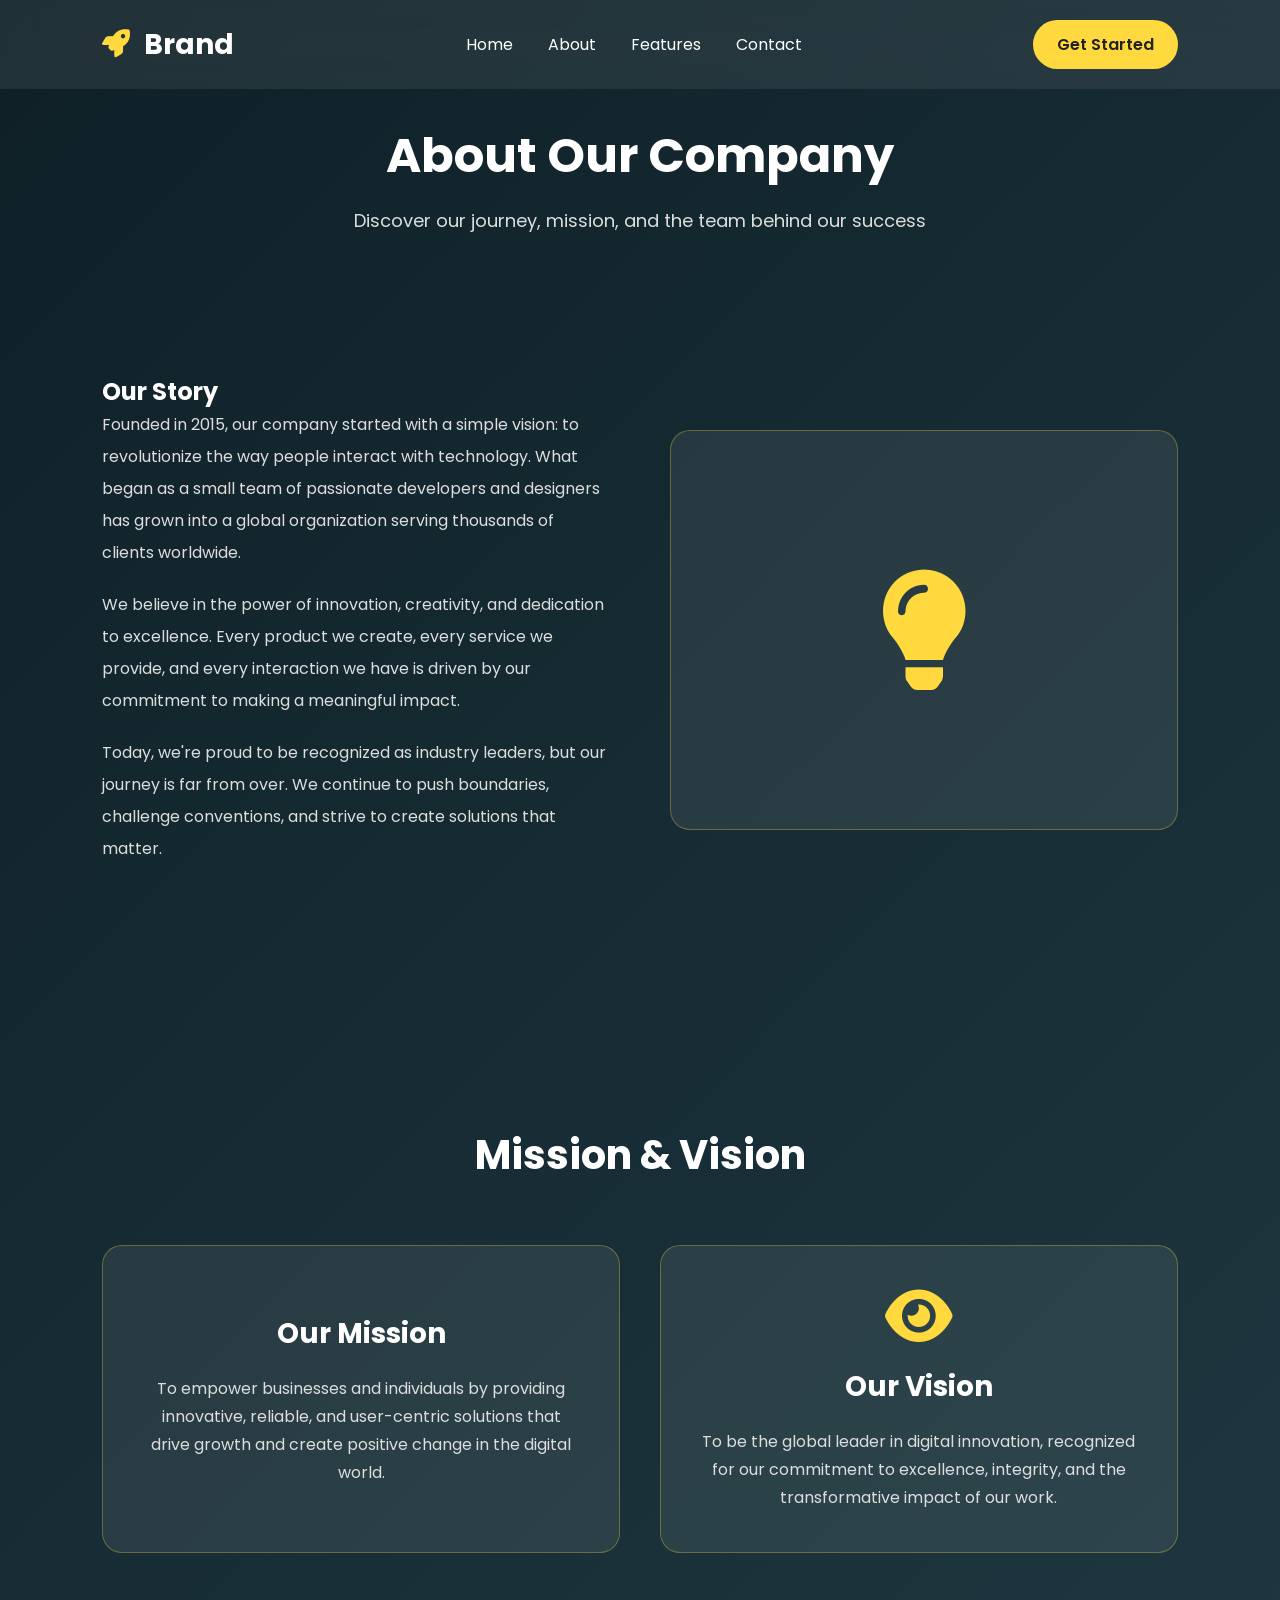
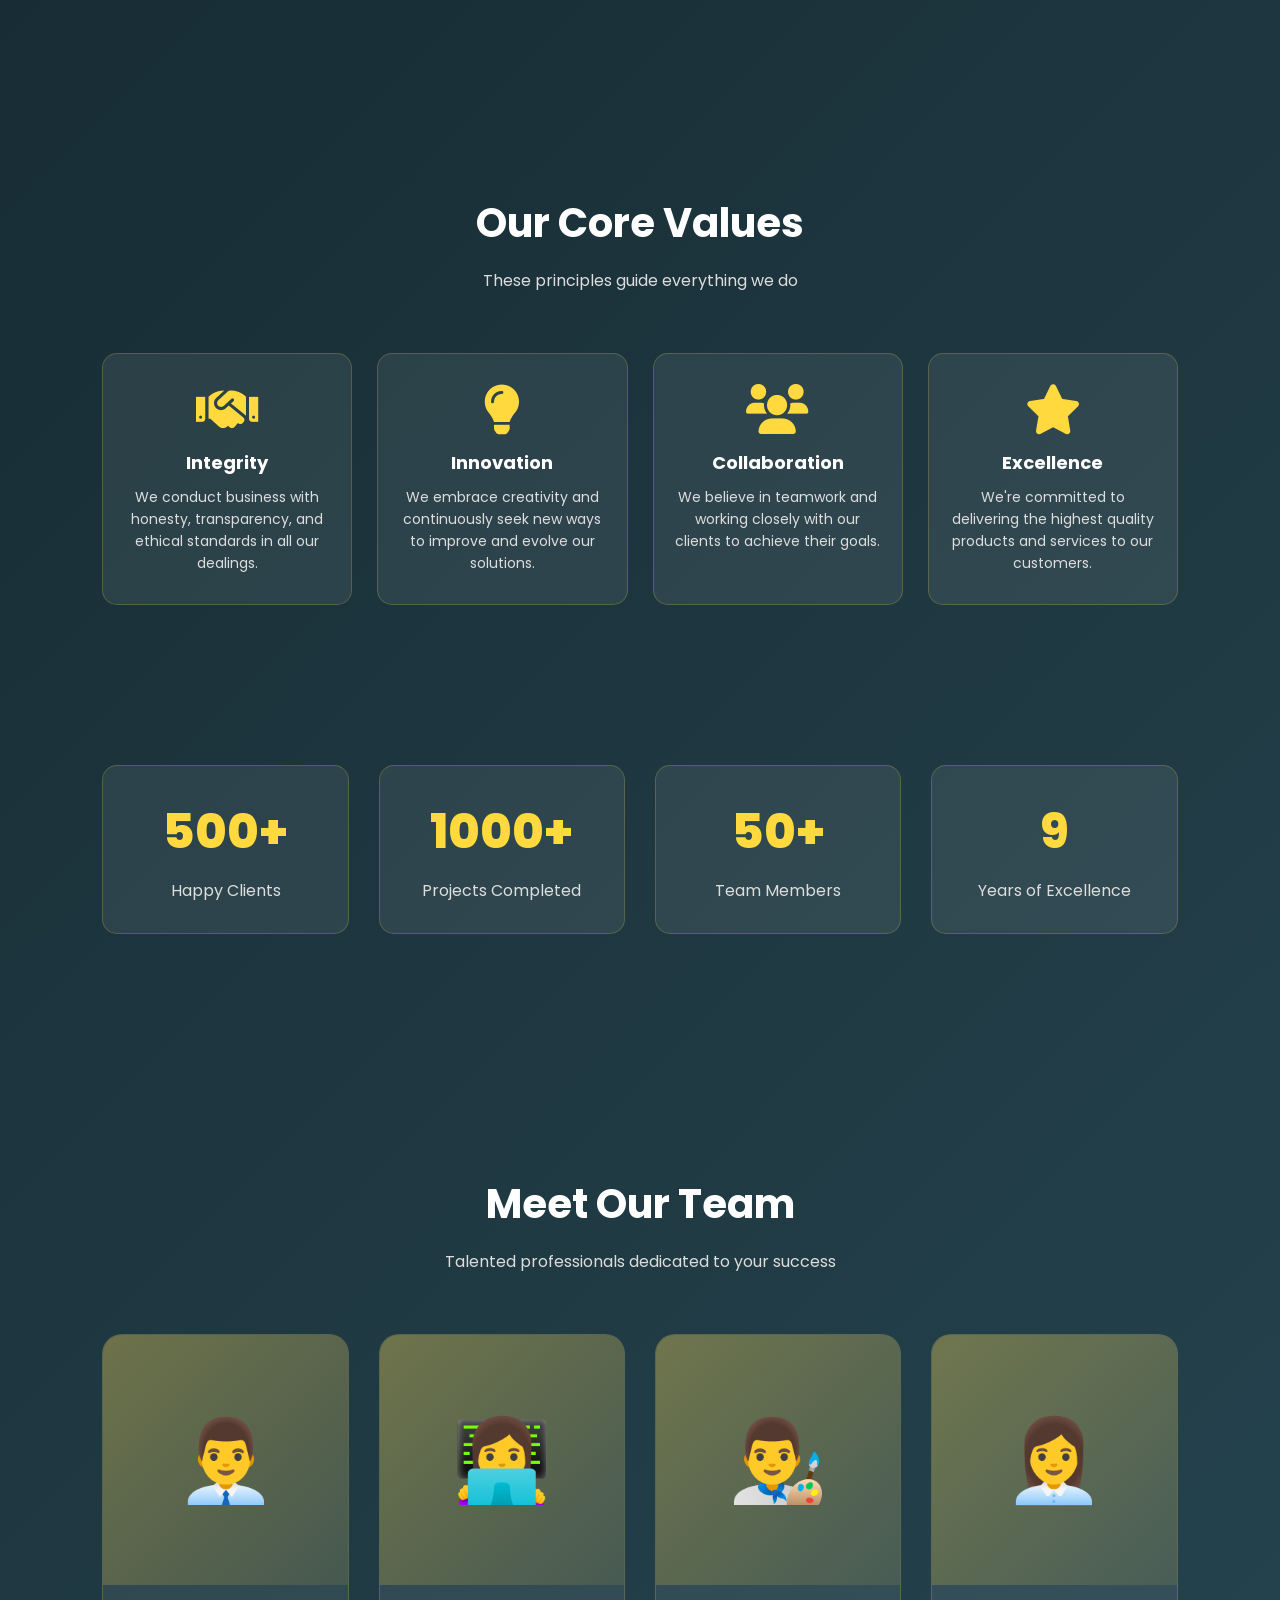
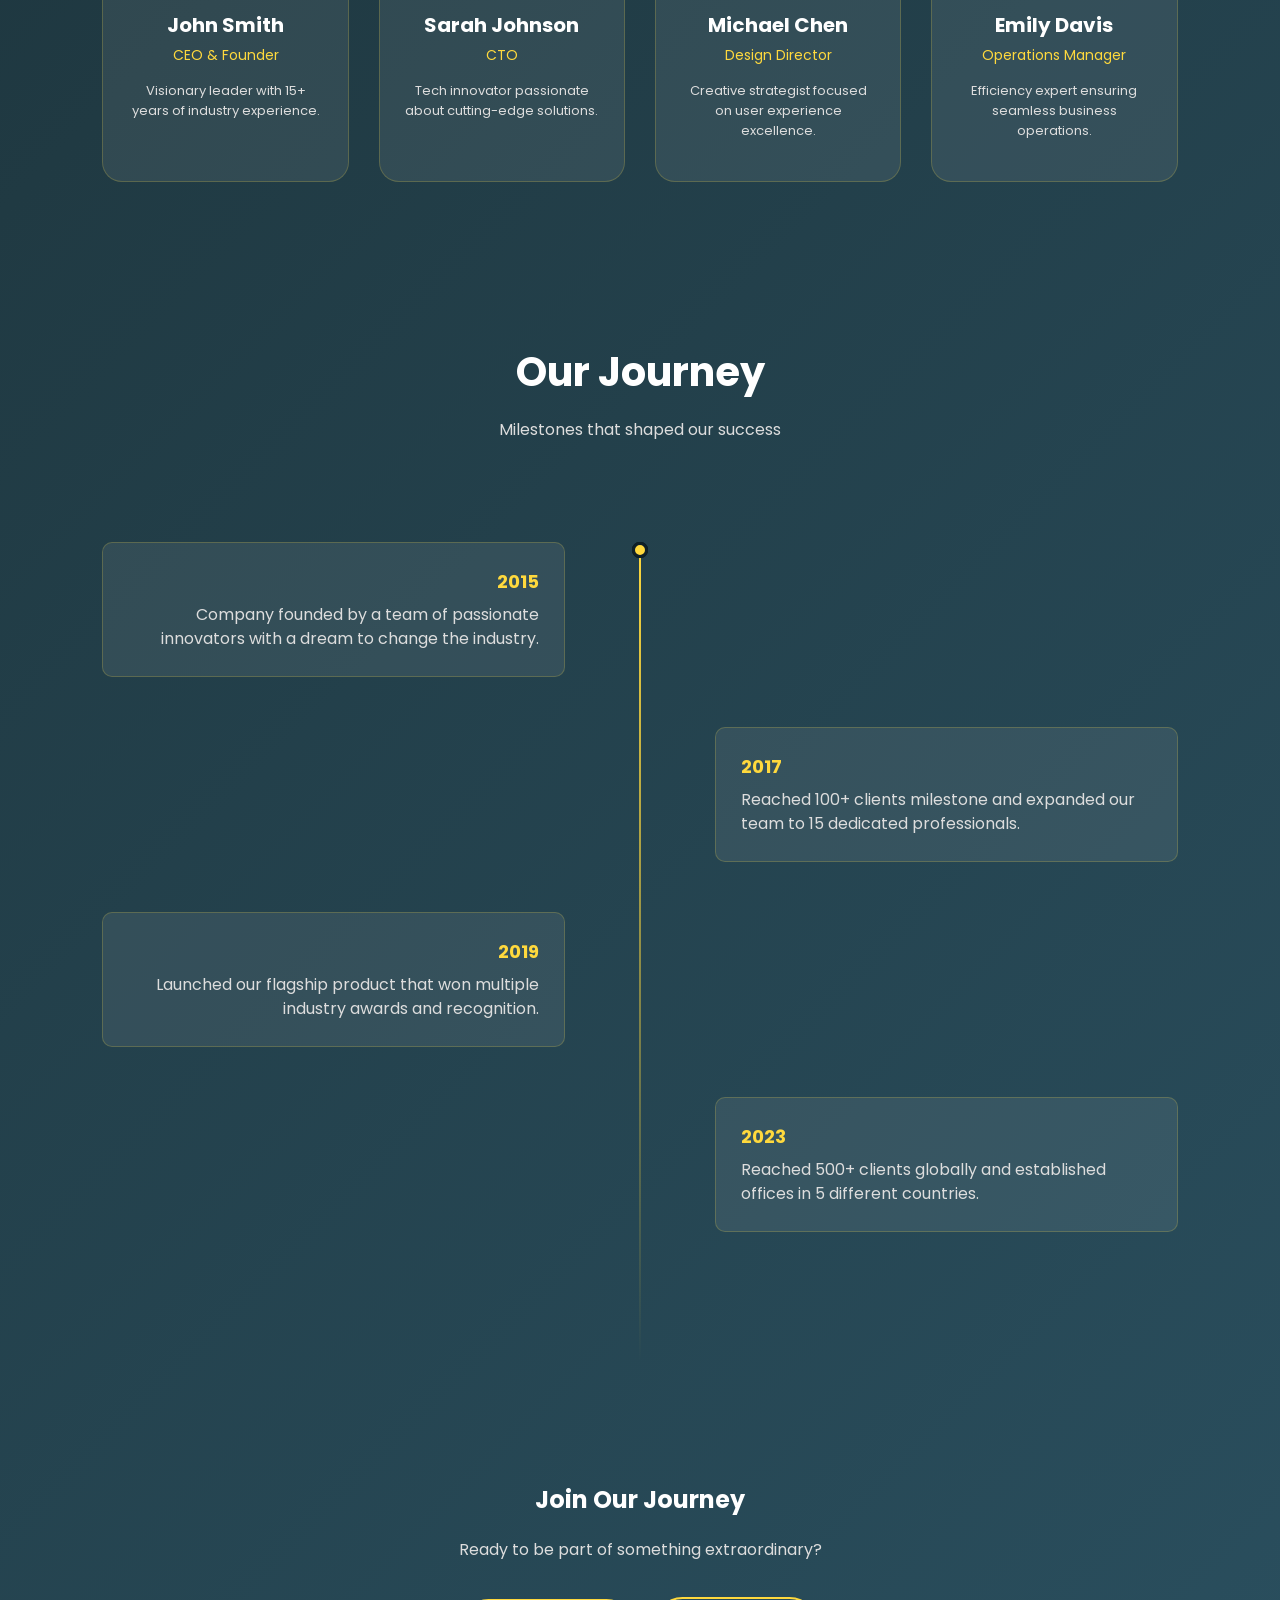
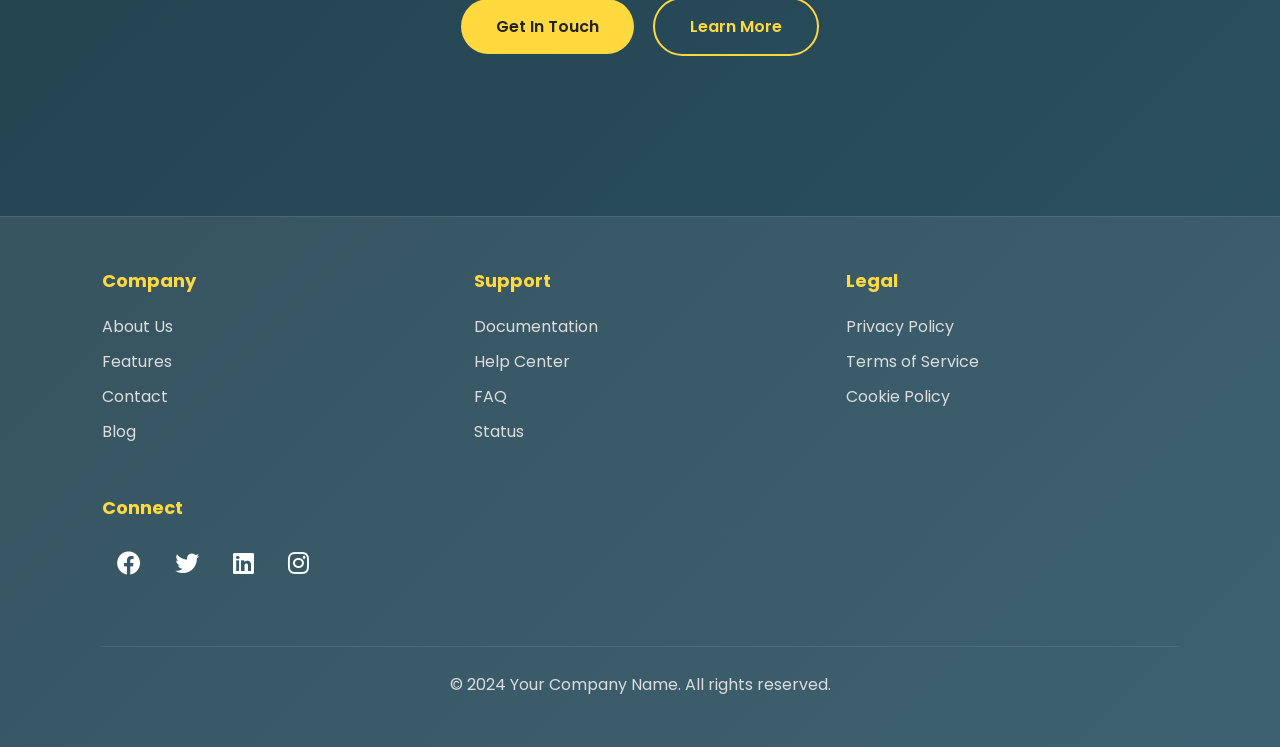
<file: Pages/about.html>
<!DOCTYPE html>
<html lang="en">
<head>
    <meta charset="UTF-8">
    <meta name="viewport" content="width=device-width, initial-scale=1.0">
    <title>About Us - Our Story & Mission</title>
    <link rel="stylesheet" href="pages.css">
    <link rel="stylesheet" href="https://cdnjs.cloudflare.com/ajax/libs/font-awesome/6.0.0/css/all.min.css">
    <style>
        /* About Page Specific Styles */
        
        .about-hero{
            display:grid;
            grid-template-columns:1fr 1fr;
            gap:60px;
            align-items:center;
            margin-bottom:80px;
        }
        
        .about-hero-content h1{
            font-size:44px;
            margin-bottom:20px;
            line-height:55px;
        }
        
        .about-hero-content p{
            font-size:16px;
            color:#ddd;
            line-height:32px;
            margin-bottom:20px;
        }
        
        .about-hero-image{
            width:100%;
            height:400px;
            background:rgba(255,255,255,.08);
            border-radius:20px;
            display:flex;
            align-items:center;
            justify-content:center;
            border:1px solid rgba(255,217,61,.3);
        }
        
        .about-hero-image i{
            font-size:120px;
            color:#FFD93D;
        }
        
        /* Mission & Vision */
        
        .mission-vision{
            display:grid;
            grid-template-columns:1fr 1fr;
            gap:40px;
            margin-bottom:80px;
        }
        
        .mission-card,
        .vision-card{
            background:rgba(255,255,255,.08);
            border:1px solid rgba(255,217,61,.3);
            border-radius:20px;
            padding:40px;
            text-align:center;
        }
        
        .mission-card i,
        .vision-card i{
            font-size:60px;
            color:#FFD93D;
            margin-bottom:20px;
        }
        
        .mission-card h3,
        .vision-card h3{
            font-size:28px;
            margin-bottom:20px;
        }
        
        .mission-card p,
        .vision-card p{
            color:#ddd;
            line-height:28px;
        }
        
        /* Values Section */
        
        .values-container{
            display:grid;
            grid-template-columns:repeat(4,1fr);
            gap:25px;
        }
        
        .value-card{
            background:rgba(255,255,255,.08);
            border-radius:15px;
            padding:30px 20px;
            text-align:center;
            border:1px solid rgba(255,217,61,.2);
            transition:.3s;
        }
        
        .value-card:hover{
            transform:translateY(-8px);
            border-color:#FFD93D;
            box-shadow:0 15px 30px rgba(255,217,61,.2);
        }
        
        .value-card i{
            font-size:50px;
            color:#FFD93D;
            margin-bottom:15px;
        }
        
        .value-card h4{
            font-size:18px;
            margin-bottom:10px;
        }
        
        .value-card p{
            font-size:14px;
            color:#ddd;
            line-height:22px;
        }
        
        /* Team Section */
        
        .team-container{
            display:grid;
            grid-template-columns:repeat(4,1fr);
            gap:30px;
        }
        
        .team-member{
            background:rgba(255,255,255,.08);
            border-radius:20px;
            overflow:hidden;
            transition:.4s;
            border:1px solid rgba(255,217,61,.2);
        }
        
        .team-member:hover{
            transform:translateY(-10px);
            box-shadow:0 20px 35px rgba(0,0,0,.3);
        }
        
        .member-image{
            width:100%;
            height:250px;
            background:linear-gradient(135deg,rgba(255,217,61,.3),rgba(255,217,61,.1));
            display:flex;
            align-items:center;
            justify-content:center;
            font-size:80px;
        }
        
        .member-info{
            padding:25px;
            text-align:center;
        }
        
        .member-info h4{
            font-size:20px;
            margin-bottom:5px;
        }
        
        .member-info p{
            color:#FFD93D;
            font-size:14px;
            margin-bottom:15px;
        }
        
        .member-info .member-description{
            color:#ddd;
            font-size:13px;
            line-height:20px;
        }
        
        /* Stats Section */
        
        .stats{
            display:grid;
            grid-template-columns:repeat(4,1fr);
            gap:30px;
            margin-bottom:80px;
        }
        
        .stat-box{
            background:rgba(255,255,255,.08);
            border-radius:15px;
            padding:30px;
            text-align:center;
            border:1px solid rgba(255,217,61,.2);
        }
        
        .stat-number{
            font-size:48px;
            font-weight:800;
            color:#FFD93D;
            margin-bottom:10px;
        }
        
        .stat-label{
            font-size:16px;
            color:#ddd;
        }
        
        /* Timeline */
        
        .timeline{
            position:relative;
            padding:40px 0;
        }
        
        .timeline::before{
            content:'';
            position:absolute;
            left:50%;
            transform:translateX(-50%);
            width:2px;
            height:100%;
            background:linear-gradient(to bottom,#FFD93D,transparent);
        }
        
        .timeline-items{
            position:relative;
        }
        
        .timeline-item{
            margin-bottom:50px;
            width:calc(50% - 25px);
        }
        
        .timeline-item:nth-child(odd){
            margin-left:0;
            text-align:right;
            padding-right:50px;
        }
        
        .timeline-item:nth-child(even){
            margin-left:calc(50% + 25px);
            text-align:left;
            padding-left:50px;
        }
        
        .timeline-content{
            background:rgba(255,255,255,.08);
            padding:25px;
            border-radius:10px;
            border:1px solid rgba(255,217,61,.2);
        }
        
        .timeline-year{
            color:#FFD93D;
            font-weight:700;
            font-size:18px;
            margin-bottom:8px;
        }
        
        .timeline-content p{
            color:#ddd;
            line-height:24px;
        }
        
        .timeline-dot{
            position:absolute;
            left:50%;
            transform:translateX(-50%);
            width:16px;
            height:16px;
            background:#FFD93D;
            border:3px solid #0f2027;
            border-radius:50%;
            top:0;
        }
        
        /* Responsive */
        
        @media(max-width:992px){
        
            .about-hero{
                grid-template-columns:1fr;
                gap:40px;
            }
            
            .mission-vision{
                grid-template-columns:1fr;
            }
            
            .values-container{
                grid-template-columns:repeat(2,1fr);
            }
            
            .team-container{
                grid-template-columns:repeat(2,1fr);
            }
            
            .stats{
                grid-template-columns:repeat(2,1fr);
            }
            
            .timeline::before{
                left:20px;
            }
            
            .timeline-item{
                width:calc(100% - 60px);
                margin-left:0 !important;
                padding-left:60px !important;
                padding-right:0 !important;
                text-align:left !important;
            }
            
            .timeline-dot{
                left:0;
            }
        
        }
        
        @media(max-width:600px){
        
            .values-container,
            .team-container,
            .stats{
                grid-template-columns:1fr;
            }
            
            .about-hero-image{
                height:300px;
            }
            
            .about-hero-image i{
                font-size:80px;
            }
            
            .stat-number{
                font-size:36px;
            }
        
        }
    </style>
</head>
<body>
    <!-- Navbar -->
    <nav class="navbar">
        <div class="logo">
            <i class="fas fa-rocket"></i> Brand
        </div>
        <ul class="nav-links">
            <li><a href="../index.html">Home</a></li>
            <li><a href="about.html">About</a></li>
            <li><a href="features.html">Features</a></li>
            <li><a href="contact.html">Contact</a></li>
        </ul>
        <a href="#" class="btn">Get Started</a>
    </nav>

    <!-- Page Header -->
    <section class="page-header">
        <h1>About Our Company</h1>
        <p>Discover our journey, mission, and the team behind our success</p>
    </section>

    <!-- About Hero -->
    <section class="section-padding">
        <div class="about-hero">
            <div class="about-hero-content">
                <h2>Our Story</h2>
                <p>
                    Founded in 2015, our company started with a simple vision: to revolutionize the way people interact with technology. What began as a small team of passionate developers and designers has grown into a global organization serving thousands of clients worldwide.
                </p>
                <p>
                    We believe in the power of innovation, creativity, and dedication to excellence. Every product we create, every service we provide, and every interaction we have is driven by our commitment to making a meaningful impact.
                </p>
                <p>
                    Today, we're proud to be recognized as industry leaders, but our journey is far from over. We continue to push boundaries, challenge conventions, and strive to create solutions that matter.
                </p>
            </div>
            <div class="about-hero-image">
                <i class="fas fa-lightbulb"></i>
            </div>
        </div>
    </section>

    <!-- Mission & Vision -->
    <section class="section-padding">
        <div class="section-heading">
            <h2>Mission & Vision</h2>
        </div>
        <div class="mission-vision">
            <div class="mission-card">
                <i class="fas fa-target"></i>
                <h3>Our Mission</h3>
                <p>To empower businesses and individuals by providing innovative, reliable, and user-centric solutions that drive growth and create positive change in the digital world.</p>
            </div>
            <div class="vision-card">
                <i class="fas fa-eye"></i>
                <h3>Our Vision</h3>
                <p>To be the global leader in digital innovation, recognized for our commitment to excellence, integrity, and the transformative impact of our work.</p>
            </div>
        </div>
    </section>

    <!-- Core Values -->
    <section class="section-padding">
        <div class="section-heading">
            <h2>Our Core Values</h2>
            <p>These principles guide everything we do</p>
        </div>
        <div class="values-container">
            <div class="value-card">
                <i class="fas fa-handshake"></i>
                <h4>Integrity</h4>
                <p>We conduct business with honesty, transparency, and ethical standards in all our dealings.</p>
            </div>
            <div class="value-card">
                <i class="fas fa-lightbulb"></i>
                <h4>Innovation</h4>
                <p>We embrace creativity and continuously seek new ways to improve and evolve our solutions.</p>
            </div>
            <div class="value-card">
                <i class="fas fa-users"></i>
                <h4>Collaboration</h4>
                <p>We believe in teamwork and working closely with our clients to achieve their goals.</p>
            </div>
            <div class="value-card">
                <i class="fas fa-star"></i>
                <h4>Excellence</h4>
                <p>We're committed to delivering the highest quality products and services to our customers.</p>
            </div>
        </div>
    </section>

    <!-- Stats -->
    <section class="section-padding">
        <div class="stats">
            <div class="stat-box">
                <div class="stat-number">500+</div>
                <div class="stat-label">Happy Clients</div>
            </div>
            <div class="stat-box">
                <div class="stat-number">1000+</div>
                <div class="stat-label">Projects Completed</div>
            </div>
            <div class="stat-box">
                <div class="stat-number">50+</div>
                <div class="stat-label">Team Members</div>
            </div>
            <div class="stat-box">
                <div class="stat-number">9</div>
                <div class="stat-label">Years of Excellence</div>
            </div>
        </div>
    </section>

    <!-- Team Section -->
    <section class="section-padding">
        <div class="section-heading">
            <h2>Meet Our Team</h2>
            <p>Talented professionals dedicated to your success</p>
        </div>
        <div class="team-container">
            <div class="team-member">
                <div class="member-image">👨‍💼</div>
                <div class="member-info">
                    <h4>John Smith</h4>
                    <p>CEO & Founder</p>
                    <p class="member-description">Visionary leader with 15+ years of industry experience.</p>
                </div>
            </div>
            <div class="team-member">
                <div class="member-image">👩‍💻</div>
                <div class="member-info">
                    <h4>Sarah Johnson</h4>
                    <p>CTO</p>
                    <p class="member-description">Tech innovator passionate about cutting-edge solutions.</p>
                </div>
            </div>
            <div class="team-member">
                <div class="member-image">👨‍🎨</div>
                <div class="member-info">
                    <h4>Michael Chen</h4>
                    <p>Design Director</p>
                    <p class="member-description">Creative strategist focused on user experience excellence.</p>
                </div>
            </div>
            <div class="team-member">
                <div class="member-image">👩‍💼</div>
                <div class="member-info">
                    <h4>Emily Davis</h4>
                    <p>Operations Manager</p>
                    <p class="member-description">Efficiency expert ensuring seamless business operations.</p>
                </div>
            </div>
        </div>
    </section>

    <!-- Timeline -->
    <section class="section-padding">
        <div class="section-heading">
            <h2>Our Journey</h2>
            <p>Milestones that shaped our success</p>
        </div>
        <div class="timeline">
            <div class="timeline-items">
                <div class="timeline-item">
                    <div class="timeline-dot"></div>
                    <div class="timeline-content">
                        <div class="timeline-year">2015</div>
                        <p>Company founded by a team of passionate innovators with a dream to change the industry.</p>
                    </div>
                </div>
                <div class="timeline-item">
                    <div class="timeline-dot"></div>
                    <div class="timeline-content">
                        <div class="timeline-year">2017</div>
                        <p>Reached 100+ clients milestone and expanded our team to 15 dedicated professionals.</p>
                    </div>
                </div>
                <div class="timeline-item">
                    <div class="timeline-dot"></div>
                    <div class="timeline-content">
                        <div class="timeline-year">2019</div>
                        <p>Launched our flagship product that won multiple industry awards and recognition.</p>
                    </div>
                </div>
                <div class="timeline-item">
                    <div class="timeline-dot"></div>
                    <div class="timeline-content">
                        <div class="timeline-year">2023</div>
                        <p>Reached 500+ clients globally and established offices in 5 different countries.</p>
                    </div>
                </div>
            </div>
        </div>
    </section>

    <!-- CTA -->
    <section class="section-padding text-center">
        <h2>Join Our Journey</h2>
        <p style="color:#ddd; margin:20px 0 35px; font-size:16px;">Ready to be part of something extraordinary?</p>
        <a href="contact.html" class="primary-btn">Get In Touch</a>
        <a href="#" class="secondary-btn" style="margin-left:15px;">Learn More</a>
    </section>

    <!-- Footer -->
    <footer>
        <div class="footer-content">
            <div class="footer-section">
                <h4>Company</h4>
                <ul>
                    <li><a href="../index.html">About Us</a></li>
                    <li><a href="features.html">Features</a></li>
                    <li><a href="contact.html">Contact</a></li>
                    <li><a href="#">Blog</a></li>
                </ul>
            </div>
            <div class="footer-section">
                <h4>Support</h4>
                <ul>
                    <li><a href="#">Documentation</a></li>
                    <li><a href="#">Help Center</a></li>
                    <li><a href="#">FAQ</a></li>
                    <li><a href="#">Status</a></li>
                </ul>
            </div>
            <div class="footer-section">
                <h4>Legal</h4>
                <ul>
                    <li><a href="#">Privacy Policy</a></li>
                    <li><a href="#">Terms of Service</a></li>
                    <li><a href="#">Cookie Policy</a></li>
                </ul>
            </div>
            <div class="footer-section">
                <h4>Connect</h4>
                <div class="social-icons">
                    <a href="#"><i class="fab fa-facebook"></i></a>
                    <a href="#"><i class="fab fa-twitter"></i></a>
                    <a href="#"><i class="fab fa-linkedin"></i></a>
                    <a href="#"><i class="fab fa-instagram"></i></a>
                </div>
            </div>
        </div>
        <div class="footer-bottom">
            <p>&copy; 2024 Your Company Name. All rights reserved.</p>
        </div>
    </footer>
</body>
</html>
</file>
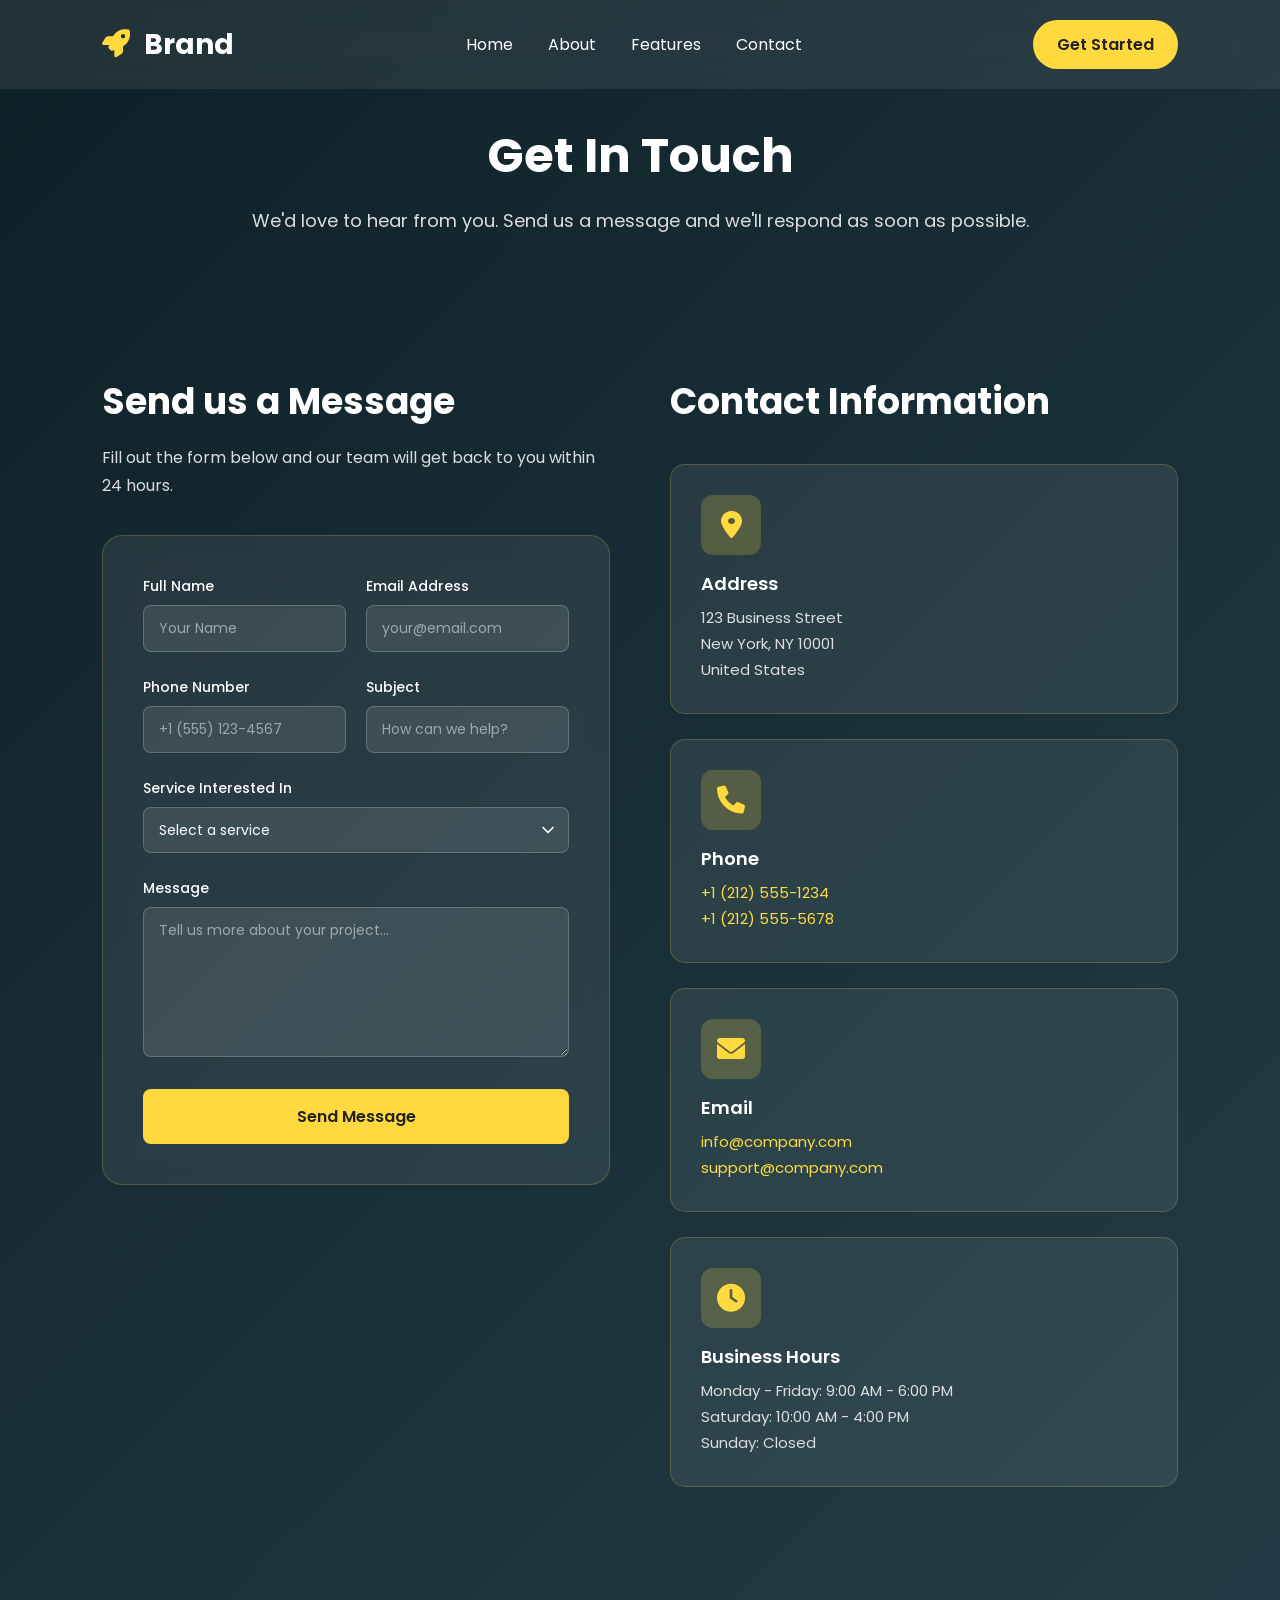
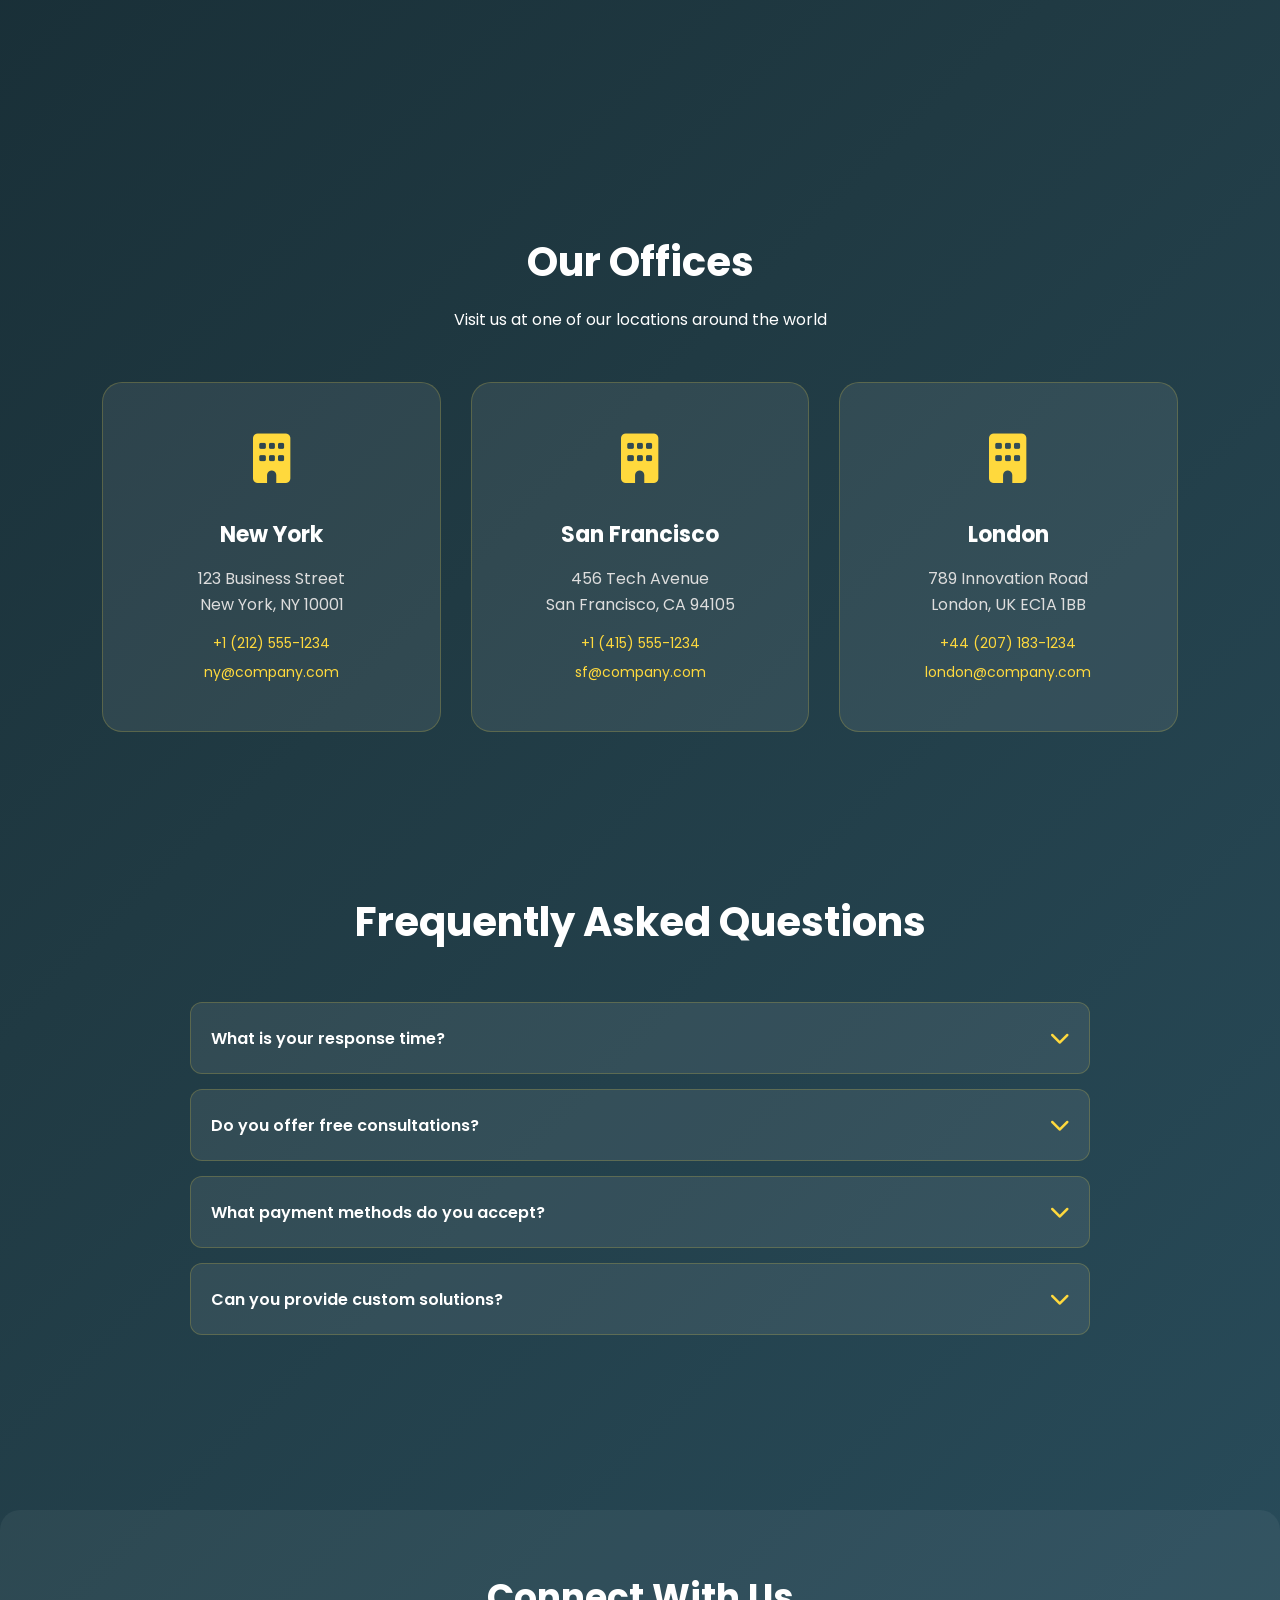
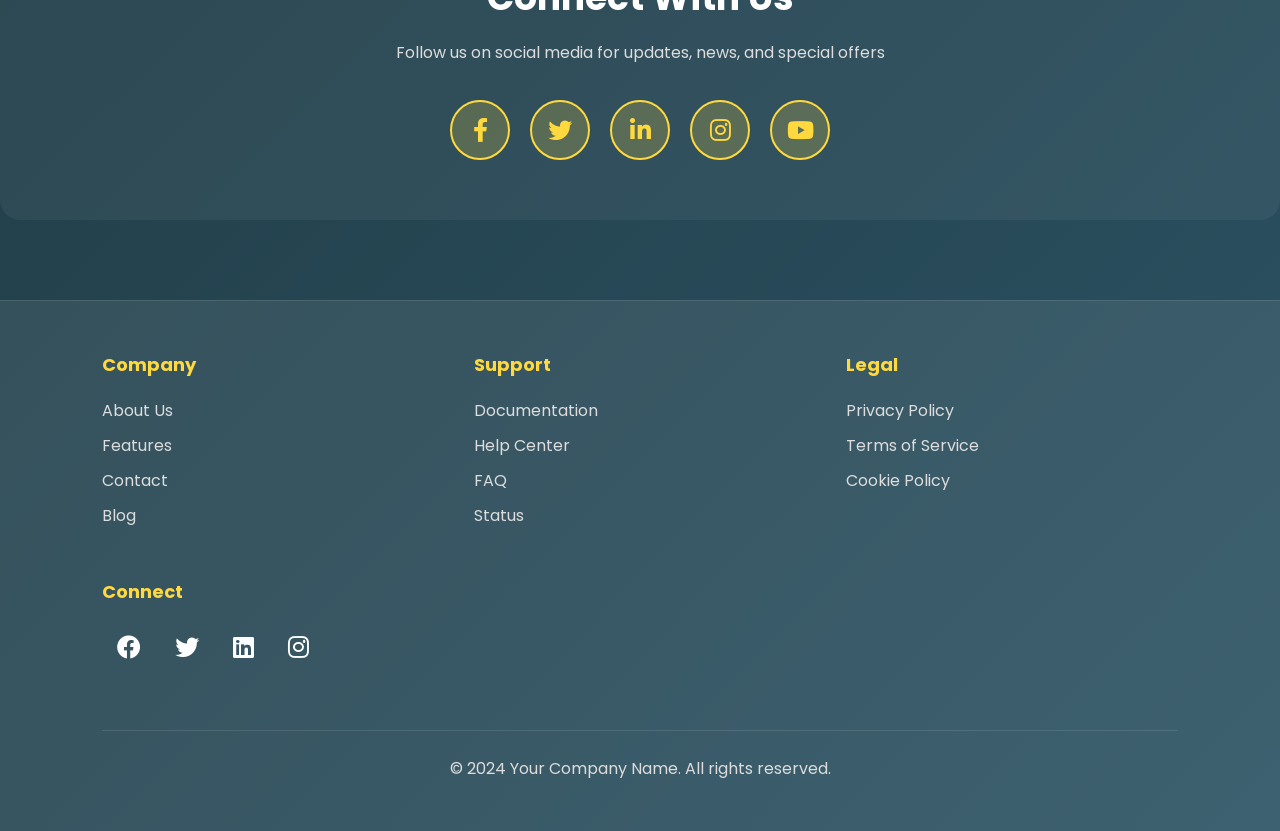
<file: Pages/contact.html>
<!DOCTYPE html>
<html lang="en">
<head>
    <meta charset="UTF-8">
    <meta name="viewport" content="width=device-width, initial-scale=1.0">
    <title>Contact Us - Get In Touch</title>
    <link rel="stylesheet" href="pages.css">
    <link rel="stylesheet" href="https://cdnjs.cloudflare.com/ajax/libs/font-awesome/6.0.0/css/all.min.css">
    <style>
        /* Contact Page Specific Styles */
        
        .contact-container{
            display:grid;
            grid-template-columns:1fr 1fr;
            gap:60px;
            margin-bottom:80px;
        }
        
        /* Contact Form */
        
        .contact-form-section h2{
            font-size:36px;
            margin-bottom:15px;
        }
        
        .contact-form-section p{
            color:#ddd;
            margin-bottom:35px;
            line-height:28px;
        }
        
        .form-wrapper{
            background:rgba(255,255,255,.08);
            backdrop-filter:blur(12px);
            border-radius:20px;
            padding:40px;
            border:1px solid rgba(255,217,61,.2);
        }
        
        .form-group{
            margin-bottom:25px;
        }
        
        .form-group label{
            display:block;
            margin-bottom:8px;
            font-weight:500;
            font-size:14px;
        }
        
        .form-group input,
        .form-group textarea,
        .form-group select{
            width:100%;
            padding:12px 15px;
            background:rgba(255,255,255,.1);
            border:1px solid rgba(255,255,255,.2);
            border-radius:8px;
            color:#fff;
            font-family:'Poppins',sans-serif;
            font-size:14px;
            transition:.3s;
        }
        
        .form-group input::placeholder,
        .form-group textarea::placeholder{
            color:rgba(255,255,255,.5);
        }
        
        .form-group input:focus,
        .form-group textarea:focus,
        .form-group select:focus{
            outline:none;
            background:rgba(255,255,255,.15);
            border-color:#FFD93D;
            box-shadow:0 0 10px rgba(255,217,61,.3);
        }
        
        .form-group textarea{
            resize:vertical;
            min-height:150px;
        }
        
        .form-group select{
            appearance:none;
            background-image:url("data:image/svg+xml;charset=UTF-8,%3csvg xmlns='http://www.w3.org/2000/svg' viewBox='0 0 24 24' fill='none' stroke='white' stroke-width='2' stroke-linecap='round' stroke-linejoin='round'%3e%3cpolyline points='6 9 12 15 18 9'%3e%3c/polyline%3e%3c/svg%3e");
            background-repeat:no-repeat;
            background-position:right 10px center;
            background-size:20px;
            padding-right:40px;
        }
        
        .form-row{
            display:grid;
            grid-template-columns:1fr 1fr;
            gap:20px;
        }
        
        .form-row .form-group{
            margin-bottom:25px;
        }
        
        .submit-btn{
            width:100%;
            padding:15px;
            background:#FFD93D;
            color:#222;
            border:none;
            border-radius:8px;
            font-weight:600;
            font-size:16px;
            cursor:pointer;
            transition:.3s;
            font-family:'Poppins',sans-serif;
        }
        
        .submit-btn:hover{
            transform:translateY(-2px);
            box-shadow:0 10px 25px rgba(255,217,61,.4);
        }
        
        /* Contact Info */
        
        .contact-info-section h2{
            font-size:36px;
            margin-bottom:35px;
        }
        
        .contact-info-item{
            background:rgba(255,255,255,.08);
            border-radius:15px;
            padding:30px;
            margin-bottom:25px;
            border:1px solid rgba(255,217,61,.2);
            transition:.3s;
        }
        
        .contact-info-item:hover{
            transform:translateX(10px);
            border-color:#FFD93D;
        }
        
        .info-icon{
            width:60px;
            height:60px;
            background:rgba(255,217,61,.2);
            border-radius:12px;
            display:flex;
            align-items:center;
            justify-content:center;
            margin-bottom:15px;
            font-size:28px;
            color:#FFD93D;
        }
        
        .info-title{
            font-size:18px;
            font-weight:600;
            margin-bottom:8px;
        }
        
        .info-text{
            color:#ddd;
            font-size:15px;
            line-height:26px;
        }
        
        .info-text a{
            color:#FFD93D;
            text-decoration:none;
            transition:.3s;
        }
        
        .info-text a:hover{
            text-decoration:underline;
        }
        
        /* Office Locations */
        
        .offices-section{
            margin-top:80px;
        }
        
        .offices-heading{
            text-align:center;
            margin-bottom:50px;
        }
        
        .offices-heading h2{
            font-size:40px;
            margin-bottom:15px;
        }
        
        .offices-grid{
            display:grid;
            grid-template-columns:repeat(3,1fr);
            gap:30px;
        }
        
        .office-card{
            background:rgba(255,255,255,.08);
            border-radius:20px;
            padding:40px;
            text-align:center;
            border:1px solid rgba(255,217,61,.2);
            transition:.4s;
        }
        
        .office-card:hover{
            transform:translateY(-10px);
            box-shadow:0 20px 35px rgba(0,0,0,.3);
        }
        
        .office-icon{
            font-size:50px;
            color:#FFD93D;
            margin-bottom:20px;
        }
        
        .office-card h3{
            font-size:22px;
            margin-bottom:15px;
        }
        
        .office-card p{
            color:#ddd;
            line-height:26px;
            margin-bottom:15px;
        }
        
        .office-card .office-phone,
        .office-card .office-email{
            font-size:14px;
            margin-bottom:8px;
        }
        
        .office-card .office-phone a,
        .office-card .office-email a{
            color:#FFD93D;
            text-decoration:none;
            transition:.3s;
        }
        
        .office-card .office-phone a:hover,
        .office-card .office-email a:hover{
            text-decoration:underline;
        }
        
        /* Social Connect */
        
        .social-section{
            text-align:center;
            padding:60px 8%;
            margin-top:60px;
            background:rgba(255,255,255,.05);
            border-radius:20px;
        }
        
        .social-section h2{
            font-size:36px;
            margin-bottom:15px;
        }
        
        .social-section p{
            color:#ddd;
            margin-bottom:35px;
        }
        
        .social-icons-large{
            display:flex;
            gap:20px;
            justify-content:center;
            flex-wrap:wrap;
        }
        
        .social-icon-btn{
            width:60px;
            height:60px;
            border-radius:50%;
            background:rgba(255,217,61,.2);
            border:2px solid #FFD93D;
            color:#FFD93D;
            display:flex;
            align-items:center;
            justify-content:center;
            font-size:24px;
            transition:.3s;
            text-decoration:none;
        }
        
        .social-icon-btn:hover{
            background:#FFD93D;
            color:#222;
            transform:translateY(-5px);
        }
        
        /* FAQ */
        
        .faq-section{
            margin-bottom:80px;
        }
        
        .faq-heading{
            text-align:center;
            margin-bottom:50px;
        }
        
        .faq-heading h2{
            font-size:40px;
            margin-bottom:15px;
        }
        
        .faq-container{
            max-width:900px;
            margin:0 auto;
        }
        
        .faq-item{
            background:rgba(255,255,255,.08);
            border-radius:12px;
            margin-bottom:15px;
            border:1px solid rgba(255,217,61,.2);
            overflow:hidden;
            transition:.3s;
        }
        
        .faq-question{
            padding:20px;
            cursor:pointer;
            display:flex;
            justify-content:space-between;
            align-items:center;
            font-weight:600;
            transition:.3s;
        }
        
        .faq-item:hover .faq-question{
            background:rgba(255,217,61,.1);
        }
        
        .faq-icon{
            color:#FFD93D;
            font-size:20px;
            transition:.3s;
        }
        
        .faq-item.active .faq-icon{
            transform:rotate(180deg);
        }
        
        .faq-answer{
            max-height:0;
            overflow:hidden;
            transition:.3s ease;
            padding:0 20px;
        }
        
        .faq-item.active .faq-answer{
            max-height:500px;
            padding:0 20px 20px;
        }
        
        .faq-answer p{
            color:#ddd;
            line-height:26px;
        }
        
        /* Responsive */
        
        @media(max-width:992px){
        
            .contact-container{
                grid-template-columns:1fr;
                gap:40px;
            }
            
            .offices-grid{
                grid-template-columns:repeat(2,1fr);
            }
            
            .form-row{
                grid-template-columns:1fr;
                gap:20px;
            }
            
            .contact-info-section h2,
            .contact-form-section h2{
                font-size:28px;
            }
        
        }
        
        @media(max-width:600px){
        
            .offices-grid{
                grid-template-columns:1fr;
            }
            
            .social-icons-large{
                gap:15px;
            }
            
            .social-icon-btn{
                width:50px;
                height:50px;
                font-size:20px;
            }
            
            .contact-form-section h2,
            .contact-info-section h2,
            .faq-heading h2,
            .offices-heading h2,
            .social-section h2{
                font-size:24px;
            }
        
        }
    </style>
</head>
<body>
    <!-- Navbar -->
    <nav class="navbar">
        <div class="logo">
            <i class="fas fa-rocket"></i> Brand
        </div>
        <ul class="nav-links">
            <li><a href="../index.html">Home</a></li>
            <li><a href="about.html">About</a></li>
            <li><a href="features.html">Features</a></li>
            <li><a href="contact.html">Contact</a></li>
        </ul>
        <a href="#" class="btn">Get Started</a>
    </nav>

    <!-- Page Header -->
    <section class="page-header">
        <h1>Get In Touch</h1>
        <p>We'd love to hear from you. Send us a message and we'll respond as soon as possible.</p>
    </section>

    <!-- Main Contact Section -->
    <section class="section-padding">
        <div class="contact-container">
            <!-- Contact Form -->
            <div class="contact-form-section">
                <h2>Send us a Message</h2>
                <p>Fill out the form below and our team will get back to you within 24 hours.</p>
                
                <form class="form-wrapper" id="contactForm">
                    <div class="form-row">
                        <div class="form-group">
                            <label for="name">Full Name</label>
                            <input type="text" id="name" name="name" placeholder="Your Name" required>
                        </div>
                        <div class="form-group">
                            <label for="email">Email Address</label>
                            <input type="email" id="email" name="email" placeholder="your@email.com" required>
                        </div>
                    </div>
                    
                    <div class="form-row">
                        <div class="form-group">
                            <label for="phone">Phone Number</label>
                            <input type="tel" id="phone" name="phone" placeholder="+1 (555) 123-4567">
                        </div>
                        <div class="form-group">
                            <label for="subject">Subject</label>
                            <input type="text" id="subject" name="subject" placeholder="How can we help?" required>
                        </div>
                    </div>
                    
                    <div class="form-group">
                        <label for="service">Service Interested In</label>
                        <select id="service" name="service" required>
                            <option value="">Select a service</option>
                            <option value="consultation">Consultation</option>
                            <option value="development">Web Development</option>
                            <option value="design">UI/UX Design</option>
                            <option value="support">Technical Support</option>
                            <option value="other">Other</option>
                        </select>
                    </div>
                    
                    <div class="form-group">
                        <label for="message">Message</label>
                        <textarea id="message" name="message" placeholder="Tell us more about your project..." required></textarea>
                    </div>
                    
                    <button type="submit" class="submit-btn">Send Message</button>
                </form>
            </div>

            <!-- Contact Info -->
            <div class="contact-info-section">
                <h2>Contact Information</h2>
                
                <div class="contact-info-item">
                    <div class="info-icon">
                        <i class="fas fa-map-marker-alt"></i>
                    </div>
                    <div class="info-title">Address</div>
                    <div class="info-text">
                        123 Business Street<br>
                        New York, NY 10001<br>
                        United States
                    </div>
                </div>
                
                <div class="contact-info-item">
                    <div class="info-icon">
                        <i class="fas fa-phone"></i>
                    </div>
                    <div class="info-title">Phone</div>
                    <div class="info-text">
                        <a href="tel:+12125551234">+1 (212) 555-1234</a><br>
                        <a href="tel:+12125555678">+1 (212) 555-5678</a>
                    </div>
                </div>
                
                <div class="contact-info-item">
                    <div class="info-icon">
                        <i class="fas fa-envelope"></i>
                    </div>
                    <div class="info-title">Email</div>
                    <div class="info-text">
                        <a href="mailto:info@company.com">info@company.com</a><br>
                        <a href="mailto:support@company.com">support@company.com</a>
                    </div>
                </div>
                
                <div class="contact-info-item">
                    <div class="info-icon">
                        <i class="fas fa-clock"></i>
                    </div>
                    <div class="info-title">Business Hours</div>
                    <div class="info-text">
                        Monday - Friday: 9:00 AM - 6:00 PM<br>
                        Saturday: 10:00 AM - 4:00 PM<br>
                        Sunday: Closed
                    </div>
                </div>
            </div>
        </div>
    </section>

    <!-- Office Locations -->
    <section class="offices-section section-padding">
        <div class="offices-heading">
            <h2>Our Offices</h2>
            <p>Visit us at one of our locations around the world</p>
        </div>
        <div class="offices-grid">
            <div class="office-card">
                <div class="office-icon">
                    <i class="fas fa-building"></i>
                </div>
                <h3>New York</h3>
                <p>123 Business Street<br>New York, NY 10001</p>
                <div class="office-phone">
                    <a href="tel:+12125551234">+1 (212) 555-1234</a>
                </div>
                <div class="office-email">
                    <a href="mailto:ny@company.com">ny@company.com</a>
                </div>
            </div>
            <div class="office-card">
                <div class="office-icon">
                    <i class="fas fa-building"></i>
                </div>
                <h3>San Francisco</h3>
                <p>456 Tech Avenue<br>San Francisco, CA 94105</p>
                <div class="office-phone">
                    <a href="tel:+14155551234">+1 (415) 555-1234</a>
                </div>
                <div class="office-email">
                    <a href="mailto:sf@company.com">sf@company.com</a>
                </div>
            </div>
            <div class="office-card">
                <div class="office-icon">
                    <i class="fas fa-building"></i>
                </div>
                <h3>London</h3>
                <p>789 Innovation Road<br>London, UK EC1A 1BB</p>
                <div class="office-phone">
                    <a href="tel:+442071831234">+44 (207) 183-1234</a>
                </div>
                <div class="office-email">
                    <a href="mailto:london@company.com">london@company.com</a>
                </div>
            </div>
        </div>
    </section>

    <!-- FAQ Section -->
    <section class="faq-section section-padding">
        <div class="faq-heading">
            <h2>Frequently Asked Questions</h2>
        </div>
        <div class="faq-container">
            <div class="faq-item">
                <div class="faq-question">
                    <span>What is your response time?</span>
                    <span class="faq-icon"><i class="fas fa-chevron-down"></i></span>
                </div>
                <div class="faq-answer">
                    <p>We typically respond to all inquiries within 24 hours during business days. For urgent matters, please call our phone line for immediate assistance.</p>
                </div>
            </div>
            <div class="faq-item">
                <div class="faq-question">
                    <span>Do you offer free consultations?</span>
                    <span class="faq-icon"><i class="fas fa-chevron-down"></i></span>
                </div>
                <div class="faq-answer">
                    <p>Yes! We offer a complimentary 30-minute consultation to discuss your project needs and goals. Contact us to schedule your free consultation today.</p>
                </div>
            </div>
            <div class="faq-item">
                <div class="faq-question">
                    <span>What payment methods do you accept?</span>
                    <span class="faq-icon"><i class="fas fa-chevron-down"></i></span>
                </div>
                <div class="faq-answer">
                    <p>We accept all major credit cards, bank transfers, and wire payments. We can also discuss custom payment plans based on your project requirements.</p>
                </div>
            </div>
            <div class="faq-item">
                <div class="faq-question">
                    <span>Can you provide custom solutions?</span>
                    <span class="faq-icon"><i class="fas fa-chevron-down"></i></span>
                </div>
                <div class="faq-answer">
                    <p>Absolutely! We specialize in creating custom solutions tailored to your specific business needs. Get in touch with our team to discuss your unique requirements.</p>
                </div>
            </div>
        </div>
    </section>

    <!-- Social Connect Section -->
    <section class="social-section">
        <h2>Connect With Us</h2>
        <p>Follow us on social media for updates, news, and special offers</p>
        <div class="social-icons-large">
            <a href="#" class="social-icon-btn" title="Facebook">
                <i class="fab fa-facebook-f"></i>
            </a>
            <a href="#" class="social-icon-btn" title="Twitter">
                <i class="fab fa-twitter"></i>
            </a>
            <a href="#" class="social-icon-btn" title="LinkedIn">
                <i class="fab fa-linkedin-in"></i>
            </a>
            <a href="#" class="social-icon-btn" title="Instagram">
                <i class="fab fa-instagram"></i>
            </a>
            <a href="#" class="social-icon-btn" title="YouTube">
                <i class="fab fa-youtube"></i>
            </a>
        </div>
    </section>

    <!-- Footer -->
    <footer>
        <div class="footer-content">
            <div class="footer-section">
                <h4>Company</h4>
                <ul>
                    <li><a href="#">About Us</a></li>
                    <li><a href="#">Features</a></li>
                    <li><a href="#">Contact</a></li>
                    <li><a href="#">Blog</a></li>
                </ul>
            </div>
            <div class="footer-section">
                <h4>Support</h4>
                <ul>
                    <li><a href="#">Documentation</a></li>
                    <li><a href="#">Help Center</a></li>
                    <li><a href="#">FAQ</a></li>
                    <li><a href="#">Status</a></li>
                </ul>
            </div>
            <div class="footer-section">
                <h4>Legal</h4>
                <ul>
                    <li><a href="#">Privacy Policy</a></li>
                    <li><a href="#">Terms of Service</a></li>
                    <li><a href="#">Cookie Policy</a></li>
                </ul>
            </div>
            <div class="footer-section">
                <h4>Connect</h4>
                <div class="social-icons">
                    <a href="#"><i class="fab fa-facebook"></i></a>
                    <a href="#"><i class="fab fa-twitter"></i></a>
                    <a href="#"><i class="fab fa-linkedin"></i></a>
                    <a href="#"><i class="fab fa-instagram"></i></a>
                </div>
            </div>
        </div>
        <div class="footer-bottom">
            <p>&copy; 2024 Your Company Name. All rights reserved.</p>
        </div>
    </footer>

    <!-- FAQ Script -->
    <script>
        document.querySelectorAll('.faq-item').forEach(item => {
            item.querySelector('.faq-question').addEventListener('click', () => {
                item.classList.toggle('active');
            });
        });

        // Form submission
        document.getElementById('contactForm').addEventListener('submit', function(e) {
            e.preventDefault();
            alert('Thank you for your message! We will get back to you soon.');
            this.reset();
        });
    </script>
</body>
</html>
</file>
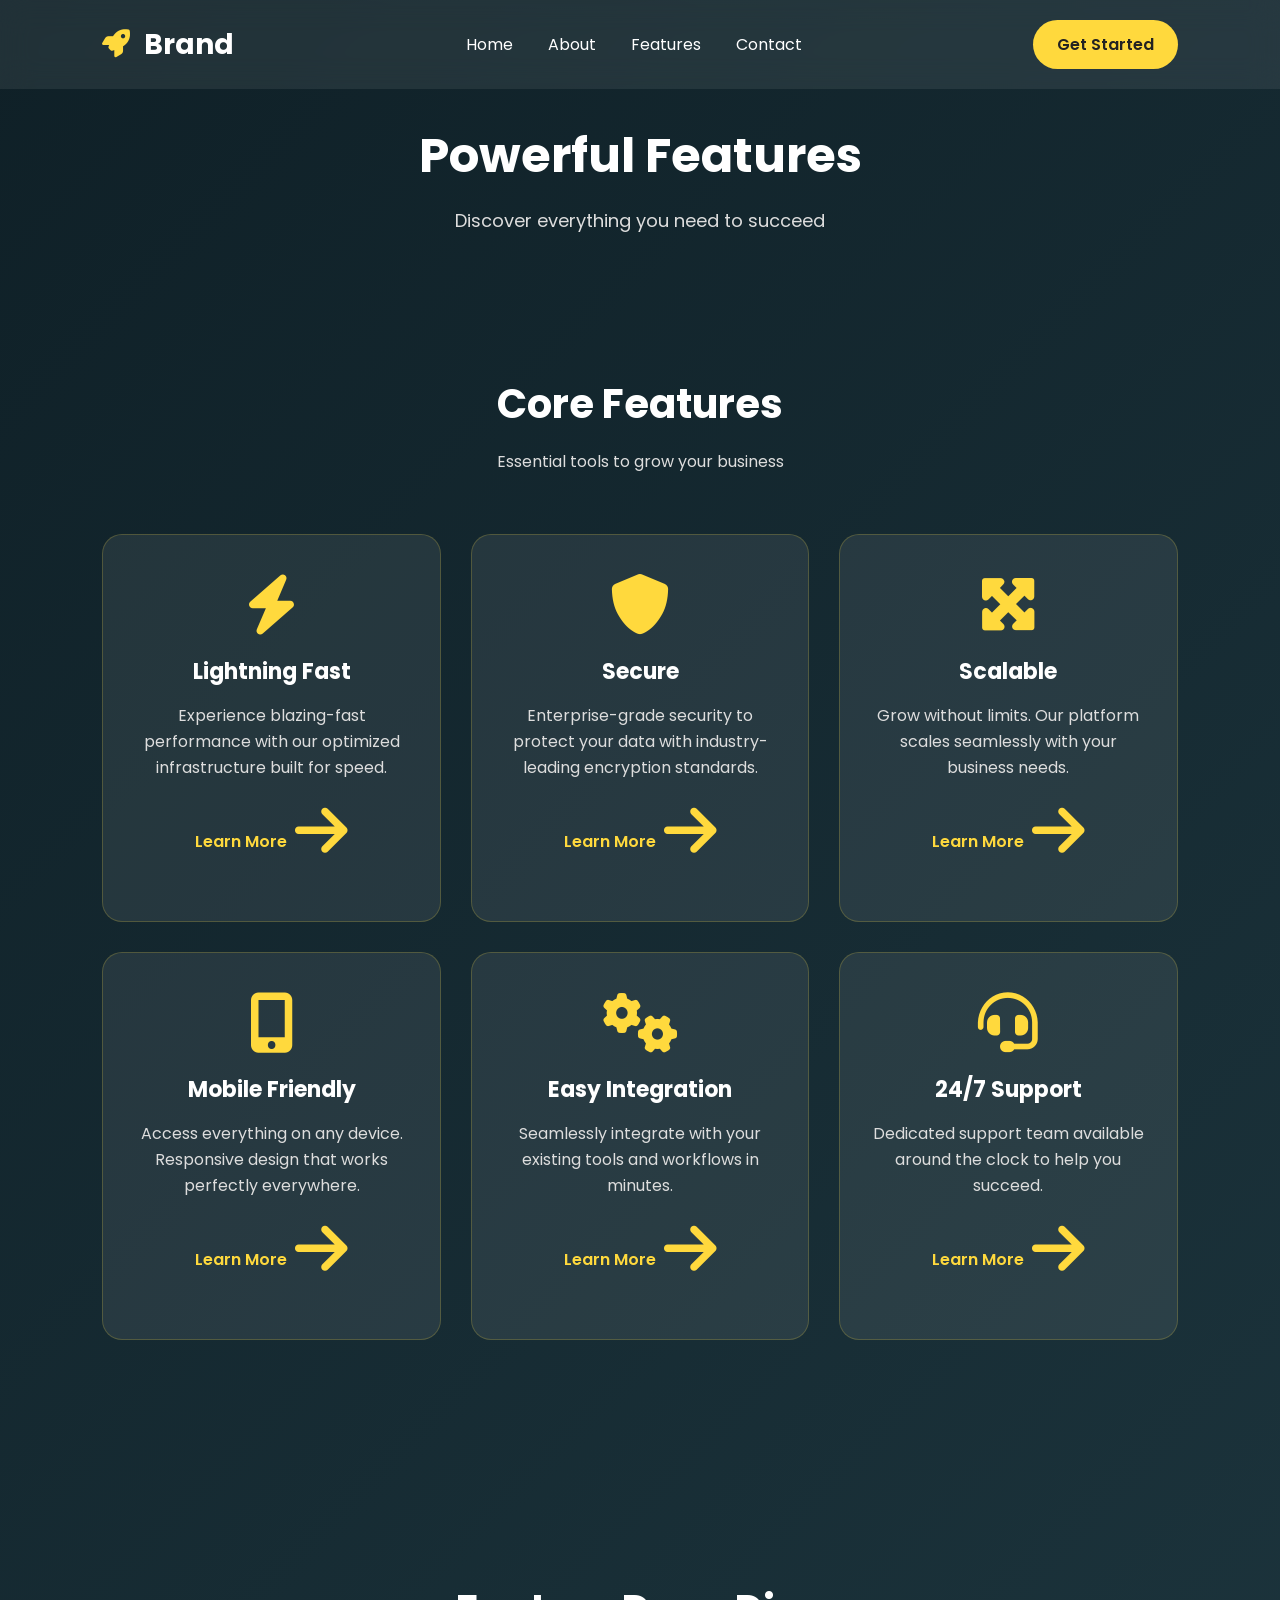
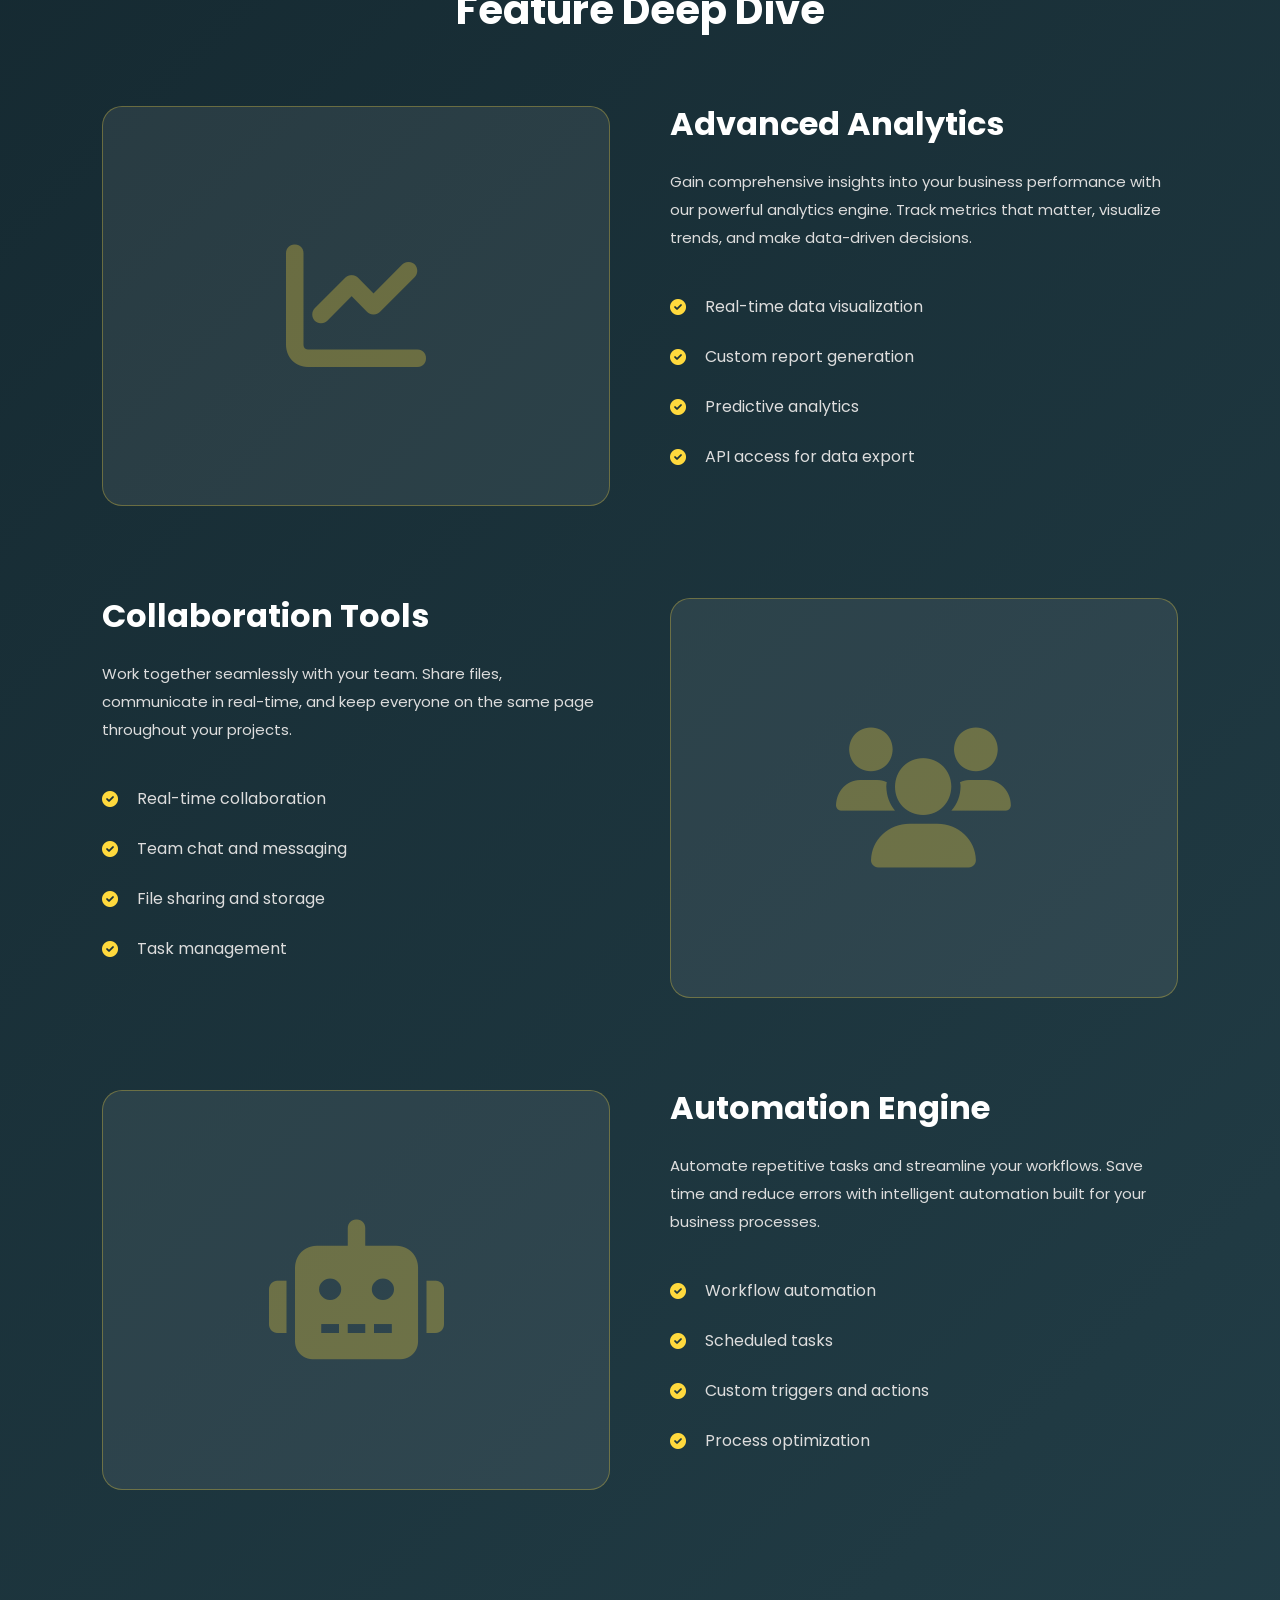
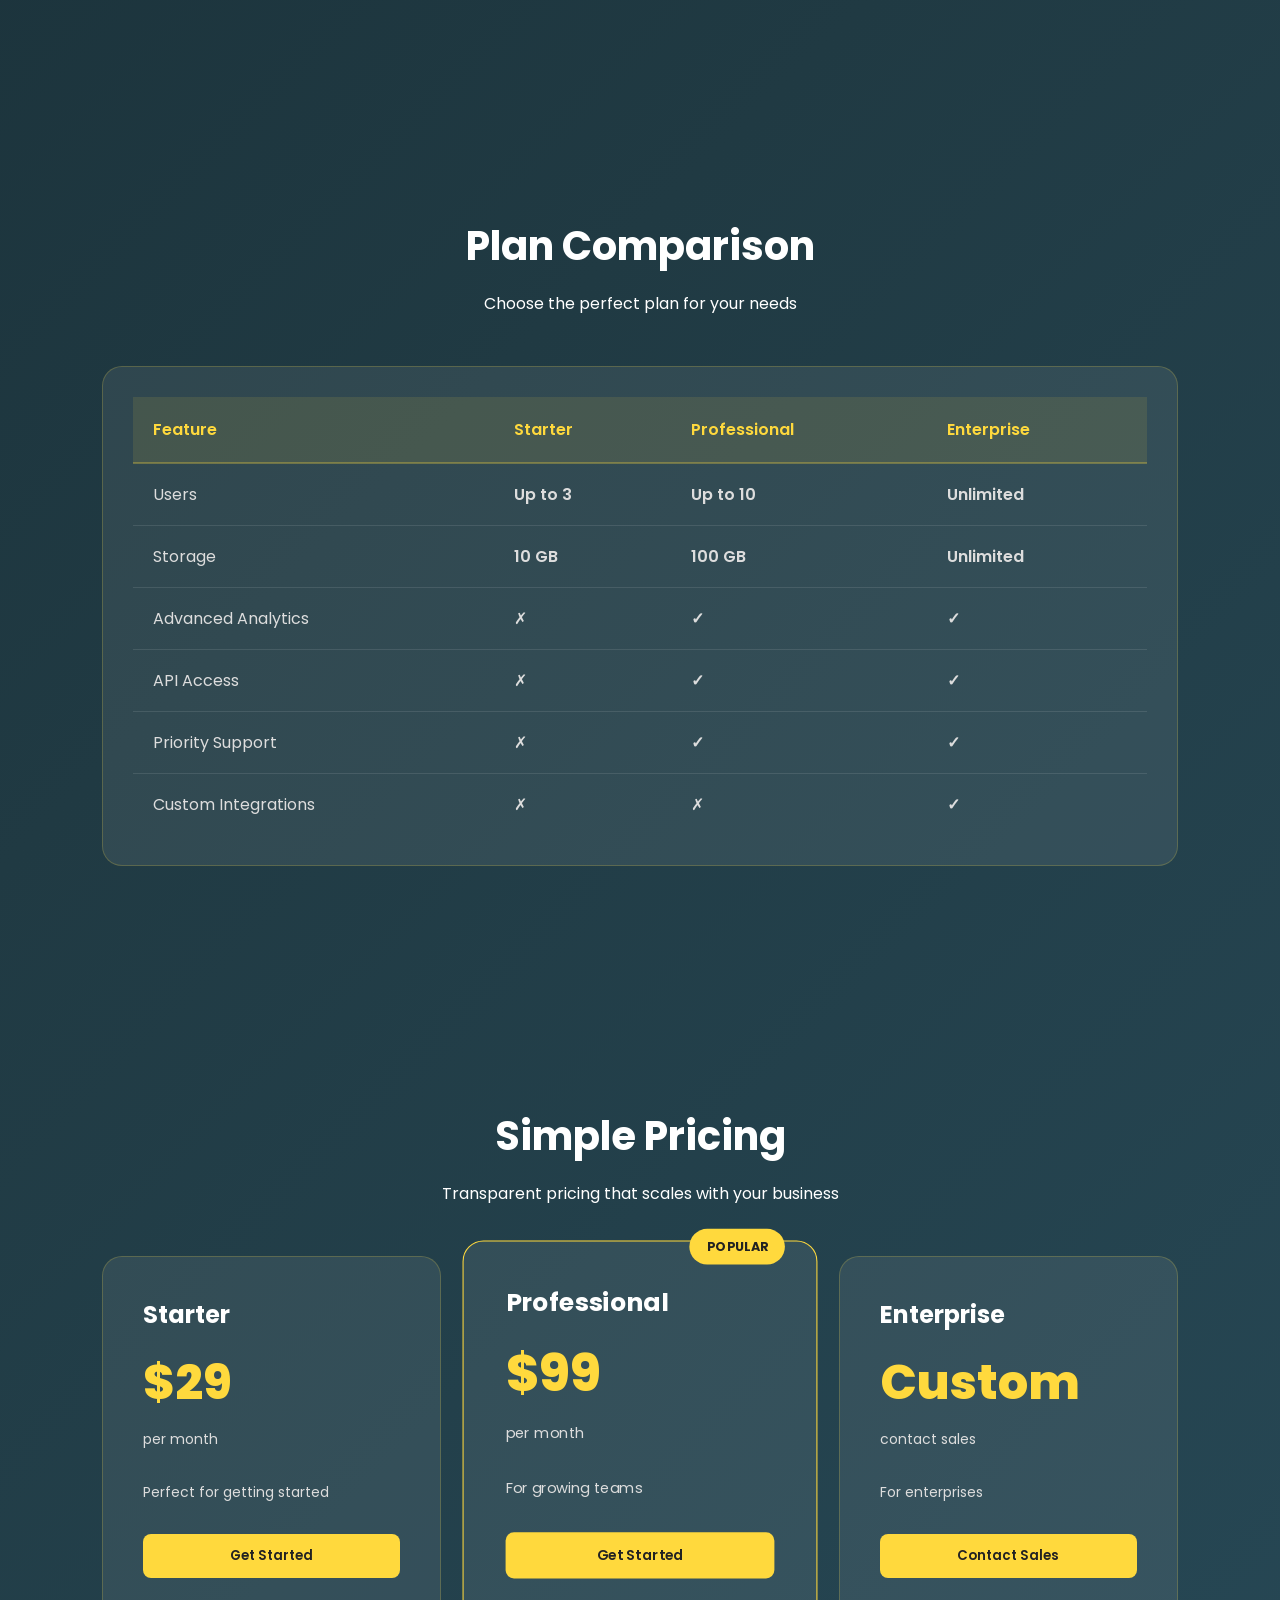
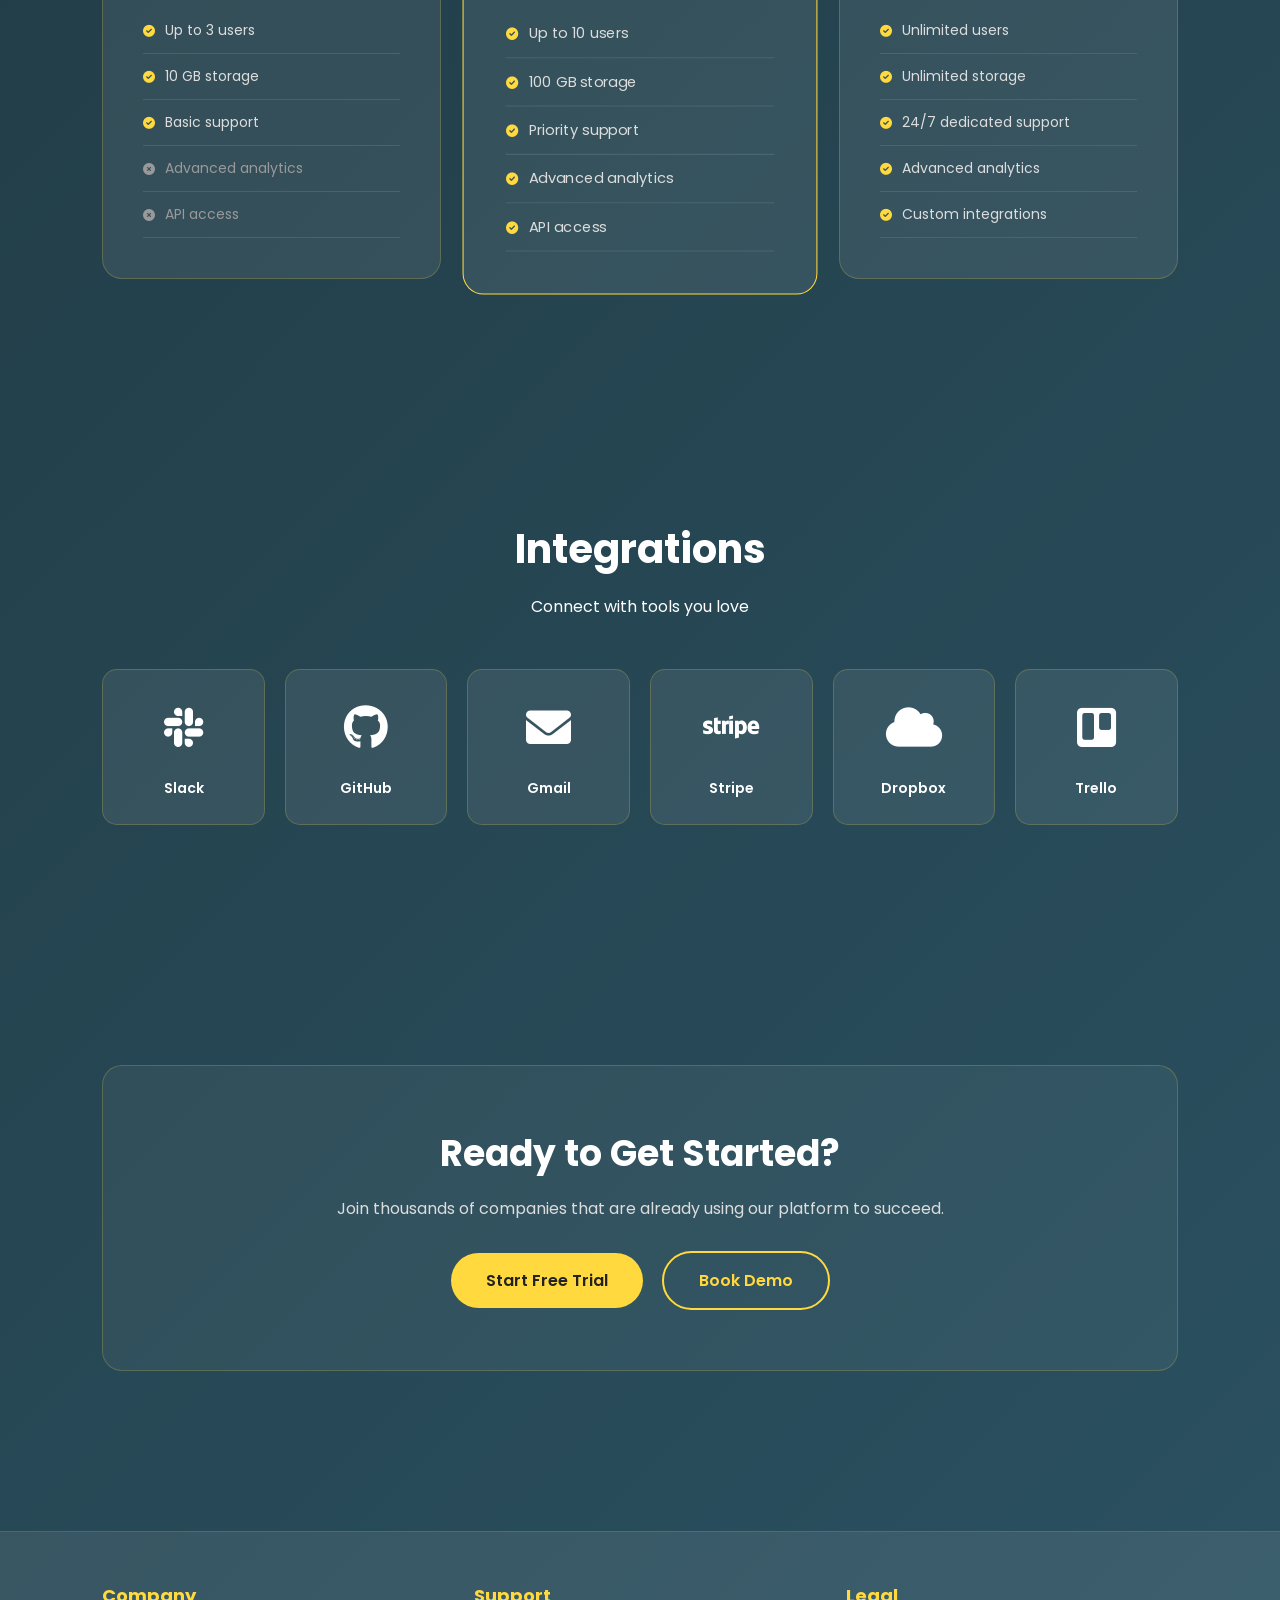
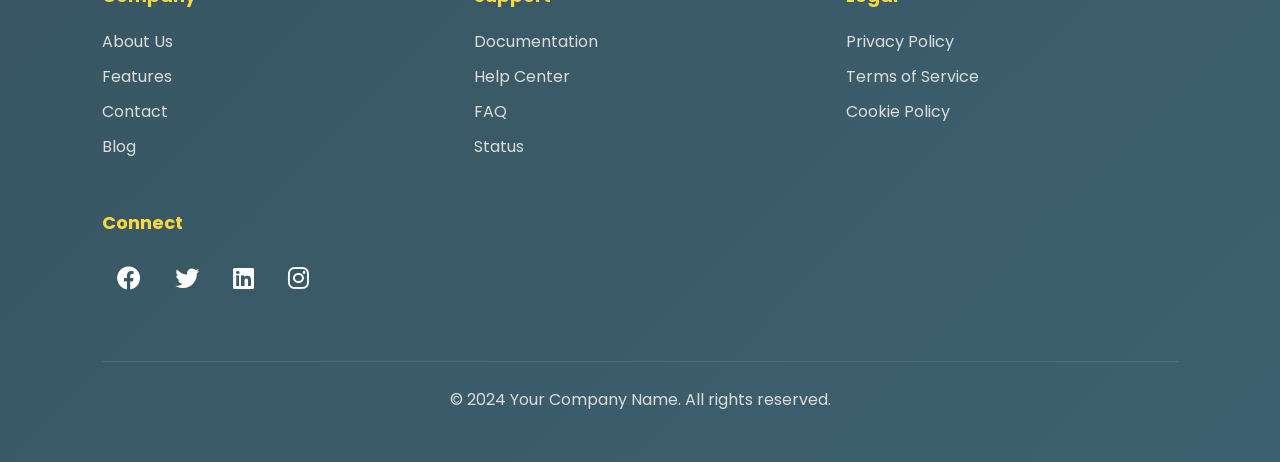
<file: Pages/features.html>
<!DOCTYPE html>
<html lang="en">
<head>
    <meta charset="UTF-8">
    <meta name="viewport" content="width=device-width, initial-scale=1.0">
    <title>Features - Explore Our Capabilities</title>
    <link rel="stylesheet" href="pages.css">
    <link rel="stylesheet" href="https://cdnjs.cloudflare.com/ajax/libs/font-awesome/6.0.0/css/all.min.css">
    <style>
        /* Features Page Specific Styles */
        
        /* Main Features Grid */
        
        .main-features{
            display:grid;
            grid-template-columns:repeat(auto-fit,minmax(300px,1fr));
            gap:30px;
            margin-bottom:80px;
        }
        
        .feature-card-main{
            background:rgba(255,255,255,.08);
            border-radius:20px;
            padding:40px 30px;
            text-align:center;
            border:1px solid rgba(255,217,61,.2);
            transition:.4s;
        }
        
        .feature-card-main:hover{
            transform:translateY(-15px);
            box-shadow:0 25px 45px rgba(0,0,0,.3);
            border-color:#FFD93D;
        }
        
        .feature-card-main i{
            font-size:60px;
            color:#FFD93D;
            margin-bottom:20px;
            display:block;
        }
        
        .feature-card-main h3{
            font-size:22px;
            margin-bottom:15px;
        }
        
        .feature-card-main p{
            color:#ddd;
            line-height:26px;
            margin-bottom:20px;
        }
        
        .feature-card-main .learn-more{
            color:#FFD93D;
            text-decoration:none;
            font-weight:600;
            transition:.3s;
            display:inline-flex;
            align-items:center;
            gap:8px;
        }
        
        .feature-card-main .learn-more:hover{
            gap:12px;
        }
        
        /* Detailed Features Section */
        
        .detailed-features{
            margin-bottom:80px;
        }
        
        .feature-detail{
            display:grid;
            grid-template-columns:1fr 1fr;
            gap:60px;
            align-items:center;
            margin-bottom:80px;
        }
        
        .feature-detail:nth-child(even) .feature-image{
            order:-1;
        }
        
        .feature-detail-content h3{
            font-size:32px;
            margin-bottom:20px;
        }
        
        .feature-detail-content p{
            color:#ddd;
            line-height:28px;
            margin-bottom:20px;
            font-size:15px;
        }
        
        .feature-benefits{
            list-style:none;
            margin:30px 0;
        }
        
        .feature-benefits li{
            padding:12px 0;
            padding-left:35px;
            position:relative;
            color:#ddd;
            line-height:26px;
        }
        
        .feature-benefits li::before{
            content:'\f05d';
            font-family:'Font Awesome 6 Free';
            font-weight:900;
            position:absolute;
            left:0;
            color:#FFD93D;
        }
        
        .feature-image{
            width:100%;
            height:400px;
            background:rgba(255,255,255,.08);
            border-radius:20px;
            display:flex;
            align-items:center;
            justify-content:center;
            border:1px solid rgba(255,217,61,.3);
            font-size:140px;
            color:rgba(255,217,61,.3);
        }
        
        /* Comparison Table */
        
        .comparison-section{
            margin-bottom:80px;
        }
        
        .comparison-heading{
            text-align:center;
            margin-bottom:50px;
        }
        
        .comparison-heading h2{
            font-size:40px;
            margin-bottom:15px;
        }
        
        .comparison-table-wrapper{
            overflow-x:auto;
            background:rgba(255,255,255,.08);
            border-radius:20px;
            border:1px solid rgba(255,217,61,.2);
            padding:30px;
        }
        
        .comparison-table{
            width:100%;
            border-collapse:collapse;
        }
        
        .comparison-table th{
            background:rgba(255,217,61,.1);
            padding:20px;
            text-align:left;
            font-weight:600;
            border-bottom:2px solid rgba(255,217,61,.3);
            color:#FFD93D;
        }
        
        .comparison-table td{
            padding:18px 20px;
            border-bottom:1px solid rgba(255,255,255,.1);
            color:#ddd;
        }
        
        .comparison-table tr:last-child td{
            border-bottom:none;
        }
        
        .feature-check{
            color:#FFD93D;
            font-weight:600;
        }
        
        .feature-cross{
            color:#999;
        }
        
        /* Pricing Plans (with features) */
        
        .pricing-section{
            margin-bottom:80px;
        }
        
        .pricing-heading{
            text-align:center;
            margin-bottom:50px;
        }
        
        .pricing-heading h2{
            font-size:40px;
            margin-bottom:15px;
        }
        
        .pricing-grid{
            display:grid;
            grid-template-columns:repeat(3,1fr);
            gap:30px;
        }
        
        .pricing-card{
            background:rgba(255,255,255,.08);
            border-radius:20px;
            padding:40px;
            border:1px solid rgba(255,217,61,.2);
            transition:.4s;
            position:relative;
        }
        
        .pricing-card.popular{
            border-color:#FFD93D;
            transform:scale(1.05);
        }
        
        .pricing-badge{
            position:absolute;
            top:-12px;
            right:30px;
            background:#FFD93D;
            color:#222;
            padding:8px 16px;
            border-radius:20px;
            font-size:12px;
            font-weight:700;
        }
        
        .pricing-card:hover{
            box-shadow:0 25px 45px rgba(0,0,0,.3);
        }
        
        .pricing-name{
            font-size:24px;
            font-weight:700;
            margin-bottom:15px;
        }
        
        .pricing-price{
            font-size:48px;
            font-weight:800;
            color:#FFD93D;
            margin-bottom:10px;
        }
        
        .pricing-period{
            color:#ddd;
            margin-bottom:30px;
            font-size:14px;
        }
        
        .pricing-description{
            color:#ddd;
            margin-bottom:30px;
            line-height:24px;
            font-size:14px;
        }
        
        .pricing-button{
            width:100%;
            padding:12px;
            background:#FFD93D;
            color:#222;
            border:none;
            border-radius:8px;
            font-weight:600;
            cursor:pointer;
            transition:.3s;
            margin-bottom:30px;
            font-family:'Poppins',sans-serif;
        }
        
        .pricing-button:hover{
            transform:translateY(-2px);
            box-shadow:0 10px 25px rgba(255,217,61,.4);
        }
        
        .pricing-card.popular .pricing-button{
            background:#FFD93D;
        }
        
        .pricing-features{
            list-style:none;
        }
        
        .pricing-features li{
            padding:12px 0;
            border-bottom:1px solid rgba(255,255,255,.1);
            color:#ddd;
            font-size:14px;
            display:flex;
            align-items:center;
            gap:10px;
        }
        
        .pricing-features li::before{
            content:'\f05d';
            font-family:'Font Awesome 6 Free';
            font-weight:900;
            color:#FFD93D;
            font-size:12px;
        }
        
        .pricing-features li.not-included{
            color:#999;
        }
        
        .pricing-features li.not-included::before{
            content:'\f057';
            color:#999;
        }
        
        /* Integration Section */
        
        .integrations-section{
            margin-bottom:80px;
        }
        
        .integrations-heading{
            text-align:center;
            margin-bottom:50px;
        }
        
        .integrations-heading h2{
            font-size:40px;
            margin-bottom:15px;
        }
        
        .integrations-grid{
            display:grid;
            grid-template-columns:repeat(6,1fr);
            gap:20px;
        }
        
        .integration-item{
            background:rgba(255,255,255,.08);
            border-radius:15px;
            padding:25px;
            text-align:center;
            border:1px solid rgba(255,217,61,.2);
            transition:.3s;
        }
        
        .integration-item:hover{
            transform:translateY(-8px);
            border-color:#FFD93D;
        }
        
        .integration-icon{
            font-size:45px;
            margin-bottom:15px;
            display:block;
        }
        
        .integration-name{
            font-size:14px;
            font-weight:600;
        }
        
        /* CTA Section */
        
        .features-cta{
            background:rgba(255,255,255,.05);
            border-radius:20px;
            padding:60px 40px;
            text-align:center;
            border:1px solid rgba(255,217,61,.2);
        }
        
        .features-cta h2{
            font-size:36px;
            margin-bottom:15px;
        }
        
        .features-cta p{
            color:#ddd;
            margin-bottom:30px;
            font-size:16px;
        }
        
        /* Responsive */
        
        @media(max-width:992px){
        
            .feature-detail{
                grid-template-columns:1fr;
                gap:40px;
            }
            
            .pricing-grid{
                grid-template-columns:1fr;
            }
            
            .pricing-card.popular{
                transform:scale(1);
            }
            
            .integrations-grid{
                grid-template-columns:repeat(3,1fr);
            }
            
            .feature-detail-content h3{
                font-size:28px;
            }
        
        }
        
        @media(max-width:600px){
        
            .main-features{
                grid-template-columns:1fr;
            }
            
            .integrations-grid{
                grid-template-columns:repeat(2,1fr);
            }
            
            .comparison-table-wrapper{
                padding:15px;
            }
            
            .comparison-table th,
            .comparison-table td{
                padding:12px 10px;
                font-size:13px;
            }
            
            .pricing-price{
                font-size:36px;
            }
            
            .feature-detail-content h3{
                font-size:22px;
            }
            
            .features-cta h2{
                font-size:28px;
            }
        
        }
    </style>
</head>
<body>
    <!-- Navbar -->
    <nav class="navbar">
        <div class="logo">
            <i class="fas fa-rocket"></i> Brand
        </div>
        <ul class="nav-links">
            <li><a href="../index.html">Home</a></li>
            <li><a href="about.html">About</a></li>
            <li><a href="features.html">Features</a></li>
            <li><a href="contact.html">Contact</a></li>
        </ul>
        <a href="#" class="btn">Get Started</a>
    </nav>

    <!-- Page Header -->
    <section class="page-header">
        <h1>Powerful Features</h1>
        <p>Discover everything you need to succeed</p>
    </section>

    <!-- Main Features Grid -->
    <section class="section-padding">
        <div class="section-heading">
            <h2>Core Features</h2>
            <p>Essential tools to grow your business</p>
        </div>
        <div class="main-features">
            <div class="feature-card-main">
                <i class="fas fa-bolt"></i>
                <h3>Lightning Fast</h3>
                <p>Experience blazing-fast performance with our optimized infrastructure built for speed.</p>
                <a href="#" class="learn-more">Learn More <i class="fas fa-arrow-right"></i></a>
            </div>
            <div class="feature-card-main">
                <i class="fas fa-shield-alt"></i>
                <h3>Secure</h3>
                <p>Enterprise-grade security to protect your data with industry-leading encryption standards.</p>
                <a href="#" class="learn-more">Learn More <i class="fas fa-arrow-right"></i></a>
            </div>
            <div class="feature-card-main">
                <i class="fas fa-expand-arrows-alt"></i>
                <h3>Scalable</h3>
                <p>Grow without limits. Our platform scales seamlessly with your business needs.</p>
                <a href="#" class="learn-more">Learn More <i class="fas fa-arrow-right"></i></a>
            </div>
            <div class="feature-card-main">
                <i class="fas fa-mobile-alt"></i>
                <h3>Mobile Friendly</h3>
                <p>Access everything on any device. Responsive design that works perfectly everywhere.</p>
                <a href="#" class="learn-more">Learn More <i class="fas fa-arrow-right"></i></a>
            </div>
            <div class="feature-card-main">
                <i class="fas fa-cogs"></i>
                <h3>Easy Integration</h3>
                <p>Seamlessly integrate with your existing tools and workflows in minutes.</p>
                <a href="#" class="learn-more">Learn More <i class="fas fa-arrow-right"></i></a>
            </div>
            <div class="feature-card-main">
                <i class="fas fa-headset"></i>
                <h3>24/7 Support</h3>
                <p>Dedicated support team available around the clock to help you succeed.</p>
                <a href="#" class="learn-more">Learn More <i class="fas fa-arrow-right"></i></a>
            </div>
        </div>
    </section>

    <!-- Detailed Features -->
    <section class="detailed-features section-padding">
        <div class="section-heading mb-60">
            <h2>Feature Deep Dive</h2>
        </div>

        <div class="feature-detail">
            <div class="feature-detail-content">
                <h3>Advanced Analytics</h3>
                <p>Gain comprehensive insights into your business performance with our powerful analytics engine. Track metrics that matter, visualize trends, and make data-driven decisions.</p>
                <ul class="feature-benefits">
                    <li>Real-time data visualization</li>
                    <li>Custom report generation</li>
                    <li>Predictive analytics</li>
                    <li>API access for data export</li>
                </ul>
            </div>
            <div class="feature-image">
                <i class="fas fa-chart-line"></i>
            </div>
        </div>

        <div class="feature-detail">
            <div class="feature-detail-content">
                <h3>Collaboration Tools</h3>
                <p>Work together seamlessly with your team. Share files, communicate in real-time, and keep everyone on the same page throughout your projects.</p>
                <ul class="feature-benefits">
                    <li>Real-time collaboration</li>
                    <li>Team chat and messaging</li>
                    <li>File sharing and storage</li>
                    <li>Task management</li>
                </ul>
            </div>
            <div class="feature-image">
                <i class="fas fa-users"></i>
            </div>
        </div>

        <div class="feature-detail">
            <div class="feature-detail-content">
                <h3>Automation Engine</h3>
                <p>Automate repetitive tasks and streamline your workflows. Save time and reduce errors with intelligent automation built for your business processes.</p>
                <ul class="feature-benefits">
                    <li>Workflow automation</li>
                    <li>Scheduled tasks</li>
                    <li>Custom triggers and actions</li>
                    <li>Process optimization</li>
                </ul>
            </div>
            <div class="feature-image">
                <i class="fas fa-robot"></i>
            </div>
        </div>
    </section>

    <!-- Comparison Table -->
    <section class="comparison-section section-padding">
        <div class="comparison-heading">
            <h2>Plan Comparison</h2>
            <p>Choose the perfect plan for your needs</p>
        </div>
        <div class="comparison-table-wrapper">
            <table class="comparison-table">
                <thead>
                    <tr>
                        <th>Feature</th>
                        <th>Starter</th>
                        <th>Professional</th>
                        <th>Enterprise</th>
                    </tr>
                </thead>
                <tbody>
                    <tr>
                        <td>Users</td>
                        <td class="feature-check">Up to 3</td>
                        <td class="feature-check">Up to 10</td>
                        <td class="feature-check">Unlimited</td>
                    </tr>
                    <tr>
                        <td>Storage</td>
                        <td class="feature-check">10 GB</td>
                        <td class="feature-check">100 GB</td>
                        <td class="feature-check">Unlimited</td>
                    </tr>
                    <tr>
                        <td>Advanced Analytics</td>
                        <td class="feature-cross">✗</td>
                        <td class="feature-check">✓</td>
                        <td class="feature-check">✓</td>
                    </tr>
                    <tr>
                        <td>API Access</td>
                        <td class="feature-cross">✗</td>
                        <td class="feature-check">✓</td>
                        <td class="feature-check">✓</td>
                    </tr>
                    <tr>
                        <td>Priority Support</td>
                        <td class="feature-cross">✗</td>
                        <td class="feature-check">✓</td>
                        <td class="feature-check">✓</td>
                    </tr>
                    <tr>
                        <td>Custom Integrations</td>
                        <td class="feature-cross">✗</td>
                        <td class="feature-cross">✗</td>
                        <td class="feature-check">✓</td>
                    </tr>
                </tbody>
            </table>
        </div>
    </section>

    <!-- Pricing Plans -->
    <section class="pricing-section section-padding">
        <div class="pricing-heading">
            <h2>Simple Pricing</h2>
            <p>Transparent pricing that scales with your business</p>
        </div>
        <div class="pricing-grid">
            <div class="pricing-card">
                <h3 class="pricing-name">Starter</h3>
                <div class="pricing-price">$29</div>
                <div class="pricing-period">per month</div>
                <p class="pricing-description">Perfect for getting started</p>
                <button class="pricing-button">Get Started</button>
                <ul class="pricing-features">
                    <li>Up to 3 users</li>
                    <li>10 GB storage</li>
                    <li>Basic support</li>
                    <li class="not-included">Advanced analytics</li>
                    <li class="not-included">API access</li>
                </ul>
            </div>
            <div class="pricing-card popular">
                <span class="pricing-badge">POPULAR</span>
                <h3 class="pricing-name">Professional</h3>
                <div class="pricing-price">$99</div>
                <div class="pricing-period">per month</div>
                <p class="pricing-description">For growing teams</p>
                <button class="pricing-button">Get Started</button>
                <ul class="pricing-features">
                    <li>Up to 10 users</li>
                    <li>100 GB storage</li>
                    <li>Priority support</li>
                    <li>Advanced analytics</li>
                    <li>API access</li>
                </ul>
            </div>
            <div class="pricing-card">
                <h3 class="pricing-name">Enterprise</h3>
                <div class="pricing-price">Custom</div>
                <div class="pricing-period">contact sales</div>
                <p class="pricing-description">For enterprises</p>
                <button class="pricing-button">Contact Sales</button>
                <ul class="pricing-features">
                    <li>Unlimited users</li>
                    <li>Unlimited storage</li>
                    <li>24/7 dedicated support</li>
                    <li>Advanced analytics</li>
                    <li>Custom integrations</li>
                </ul>
            </div>
        </div>
    </section>

    <!-- Integrations -->
    <section class="integrations-section section-padding">
        <div class="integrations-heading">
            <h2>Integrations</h2>
            <p>Connect with tools you love</p>
        </div>
        <div class="integrations-grid">
            <div class="integration-item">
                <span class="integration-icon"><i class="fab fa-slack"></i></span>
                <div class="integration-name">Slack</div>
            </div>
            <div class="integration-item">
                <span class="integration-icon"><i class="fab fa-github"></i></span>
                <div class="integration-name">GitHub</div>
            </div>
            <div class="integration-item">
                <span class="integration-icon"><i class="fas fa-envelope"></i></span>
                <div class="integration-name">Gmail</div>
            </div>
            <div class="integration-item">
                <span class="integration-icon"><i class="fab fa-stripe"></i></span>
                <div class="integration-name">Stripe</div>
            </div>
            <div class="integration-item">
                <span class="integration-icon"><i class="fas fa-cloud"></i></span>
                <div class="integration-name">Dropbox</div>
            </div>
            <div class="integration-item">
                <span class="integration-icon"><i class="fab fa-trello"></i></span>
                <div class="integration-name">Trello</div>
            </div>
        </div>
    </section>

    <!-- CTA -->
    <section class="section-padding">
        <div class="features-cta">
            <h2>Ready to Get Started?</h2>
            <p>Join thousands of companies that are already using our platform to succeed.</p>
            <a href="#" class="primary-btn">Start Free Trial</a>
            <a href="#" class="secondary-btn" style="margin-left:15px;">Book Demo</a>
        </div>
    </section>

    <!-- Footer -->
    <footer>
        <div class="footer-content">
            <div class="footer-section">
                <h4>Company</h4>
                <ul>
                    <li><a href="#">About Us</a></li>
                    <li><a href="#">Features</a></li>
                    <li><a href="#">Contact</a></li>
                    <li><a href="#">Blog</a></li>
                </ul>
            </div>
            <div class="footer-section">
                <h4>Support</h4>
                <ul>
                    <li><a href="#">Documentation</a></li>
                    <li><a href="#">Help Center</a></li>
                    <li><a href="#">FAQ</a></li>
                    <li><a href="#">Status</a></li>
                </ul>
            </div>
            <div class="footer-section">
                <h4>Legal</h4>
                <ul>
                    <li><a href="#">Privacy Policy</a></li>
                    <li><a href="#">Terms of Service</a></li>
                    <li><a href="#">Cookie Policy</a></li>
                </ul>
            </div>
            <div class="footer-section">
                <h4>Connect</h4>
                <div class="social-icons">
                    <a href="#"><i class="fab fa-facebook"></i></a>
                    <a href="#"><i class="fab fa-twitter"></i></a>
                    <a href="#"><i class="fab fa-linkedin"></i></a>
                    <a href="#"><i class="fab fa-instagram"></i></a>
                </div>
            </div>
        </div>
        <div class="footer-bottom">
            <p>&copy; 2024 Your Company Name. All rights reserved.</p>
        </div>
    </footer>
</body>
</html>
</file>
<file: Pages/pages.css>
/* ==========================
   Google Font
========================== */
@import url('https://fonts.googleapis.com/css2?family=Poppins:wght@300;400;500;600;700;800&display=swap');

*{
    margin:0;
    padding:0;
    box-sizing:border-box;
    font-family:'Poppins',sans-serif;
}

html{
    scroll-behavior:smooth;
}

body{
    background:linear-gradient(135deg,#0f2027,#203a43,#2c5364);
    color:#fff;
    overflow-x:hidden;
    min-height:100vh;
}

/* ==========================
   Navbar
========================== */

.navbar{
    width:100%;
    display:flex;
    justify-content:space-between;
    align-items:center;
    padding:20px 8%;
    position:fixed;
    top:0;
    left:0;
    z-index:1000;
    background:rgba(255,255,255,.08);
    backdrop-filter:blur(15px);
}

.logo{
    font-size:28px;
    font-weight:700;
}

.logo i{
    color:#FFD93D;
    margin-right:8px;
}

.nav-links{
    display:flex;
    list-style:none;
    gap:35px;
}

.nav-links a{
    color:#fff;
    text-decoration:none;
    transition:.3s;
}

.nav-links a:hover{
    color:#FFD93D;
}

.btn{
    text-decoration:none;
    background:#FFD93D;
    color:#222;
    padding:12px 24px;
    border-radius:30px;
    font-weight:600;
    transition:.3s;
}

.btn:hover{
    transform:translateY(-3px);
    box-shadow:0 10px 25px rgba(255,217,61,.4);
}

/* ==========================
   Page Header (Breadcrumb/Hero)
========================== */

.page-header{
    min-height:250px;
    display:flex;
    flex-direction:column;
    justify-content:center;
    align-items:center;
    padding:120px 8% 60px;
    text-align:center;
}

.page-header h1{
    font-size:48px;
    margin-bottom:15px;
}

.page-header p{
    font-size:18px;
    color:#ddd;
}

/* ==========================
   Section Heading
========================== */

.section-heading{
    text-align:center;
    margin-bottom:60px;
}

.section-heading h2{
    font-size:40px;
    margin-bottom:15px;
}

.section-heading p{
    font-size:16px;
    color:#ddd;
}

/* ==========================
   Container Spacing
========================== */

.container{
    padding:0 8%;
}

.section-padding{
    padding:80px 8%;
}

/* ==========================
   Card Styles (Reusable)
========================== */

.card{
    background:rgba(255,255,255,.08);
    backdrop-filter:blur(12px);
    border-radius:20px;
    padding:40px 25px;
    transition:.4s;
    border:1px solid rgba(255,255,255,.1);
}

.card:hover{
    transform:translateY(-10px);
    box-shadow:0 20px 35px rgba(0,0,0,.3);
}

.card i{
    font-size:45px;
    color:#FFD93D;
    margin-bottom:20px;
}

.card h3{
    margin-bottom:15px;
    font-size:22px;
}

.card p{
    color:#ddd;
    line-height:28px;
}

/* ==========================
   Button Styles
========================== */

.primary-btn,
.secondary-btn{
    padding:15px 35px;
    border-radius:40px;
    text-decoration:none;
    font-weight:600;
    transition:.3s;
    display:inline-block;
}

.primary-btn{
    background:#FFD93D;
    color:#222;
}

.primary-btn:hover{
    transform:scale(1.05);
    box-shadow:0 10px 25px rgba(255,217,61,.4);
}

.secondary-btn{
    border:2px solid #FFD93D;
    color:#FFD93D;
}

.secondary-btn:hover{
    background:#FFD93D;
    color:#222;
}

.outline-btn{
    border:2px solid white;
    color:white;
}

.outline-btn:hover{
    background:white;
    color:#222;
}

/* ==========================
   Footer
========================== */

footer{
    background:rgba(255,255,255,.08);
    text-align:center;
    padding:50px 8%;
    margin-top:80px;
    border-top:1px solid rgba(255,255,255,.1);
}

.footer-content{
    display:grid;
    grid-template-columns:repeat(auto-fit,minmax(250px,1fr));
    gap:40px;
    margin-bottom:40px;
    text-align:left;
}

.footer-section h4{
    font-size:18px;
    margin-bottom:20px;
    color:#FFD93D;
}

.footer-section ul{
    list-style:none;
}

.footer-section ul li{
    margin-bottom:10px;
}

.footer-section a{
    color:#ddd;
    text-decoration:none;
    transition:.3s;
}

.footer-section a:hover{
    color:#FFD93D;
}

.social-icons{
    margin:25px 0;
}

.social-icons a{
    color:white;
    font-size:24px;
    margin:0 15px;
    transition:.3s;
}

.social-icons a:hover{
    color:#FFD93D;
}

.footer-bottom{
    text-align:center;
    padding-top:25px;
    border-top:1px solid rgba(255,255,255,.1);
    color:#ddd;
}

/* ==========================
   Form Styles
========================== */

.form-group{
    margin-bottom:25px;
}

.form-group label{
    display:block;
    margin-bottom:8px;
    font-weight:500;
}

.form-group input,
.form-group textarea{
    width:100%;
    padding:12px 15px;
    background:rgba(255,255,255,.1);
    border:1px solid rgba(255,255,255,.2);
    border-radius:8px;
    color:#fff;
    font-family:'Poppins',sans-serif;
    transition:.3s;
}

.form-group input::placeholder,
.form-group textarea::placeholder{
    color:rgba(255,255,255,.5);
}

.form-group input:focus,
.form-group textarea:focus{
    outline:none;
    background:rgba(255,255,255,.15);
    border-color:#FFD93D;
    box-shadow:0 0 10px rgba(255,217,61,.3);
}

.form-group textarea{
    resize:vertical;
    min-height:150px;
}

/* ==========================
   Grid Layouts
========================== */

.grid-2{
    display:grid;
    grid-template-columns:repeat(auto-fit,minmax(280px,1fr));
    gap:30px;
}

.grid-3{
    display:grid;
    grid-template-columns:repeat(auto-fit,minmax(300px,1fr));
    gap:30px;
}

/* ==========================
   Utility Classes
========================== */

.text-center{
    text-align:center;
}

.text-gold{
    color:#FFD93D;
}

.highlight{
    color:#FFD93D;
    font-weight:600;
}

.mt-20{
    margin-top:20px;
}

.mt-40{
    margin-top:40px;
}

.mt-60{
    margin-top:60px;
}

.mb-20{
    margin-bottom:20px;
}

.mb-40{
    margin-bottom:40px;
}

.mb-60{
    margin-bottom:60px;
}

/* ==========================
   Responsive
========================== */

@media(max-width:992px){

.navbar{
    flex-direction:column;
    gap:20px;
    padding:15px 8%;
}

.nav-links{
    flex-wrap:wrap;
    justify-content:center;
    gap:20px;
}

.page-header{
    padding:100px 8% 50px;
}

.page-header h1{
    font-size:36px;
}

.section-heading h2{
    font-size:32px;
}

.footer-content{
    text-align:center;
}

}

@media(max-width:600px){

.navbar{
    padding:12px 5%;
}

.page-header{
    min-height:180px;
    padding:80px 5% 40px;
}

.page-header h1{
    font-size:28px;
}

.page-header p{
    font-size:16px;
}

.section-heading h2{
    font-size:28px;
}

.section-padding{
    padding:50px 5%;
}

.container{
    padding:0 5%;
}

.primary-btn,
.secondary-btn,
.outline-btn{
    padding:12px 25px;
    font-size:14px;
}

.social-icons a{
    margin:0 10px;
    font-size:20px;
}

}
</file>
